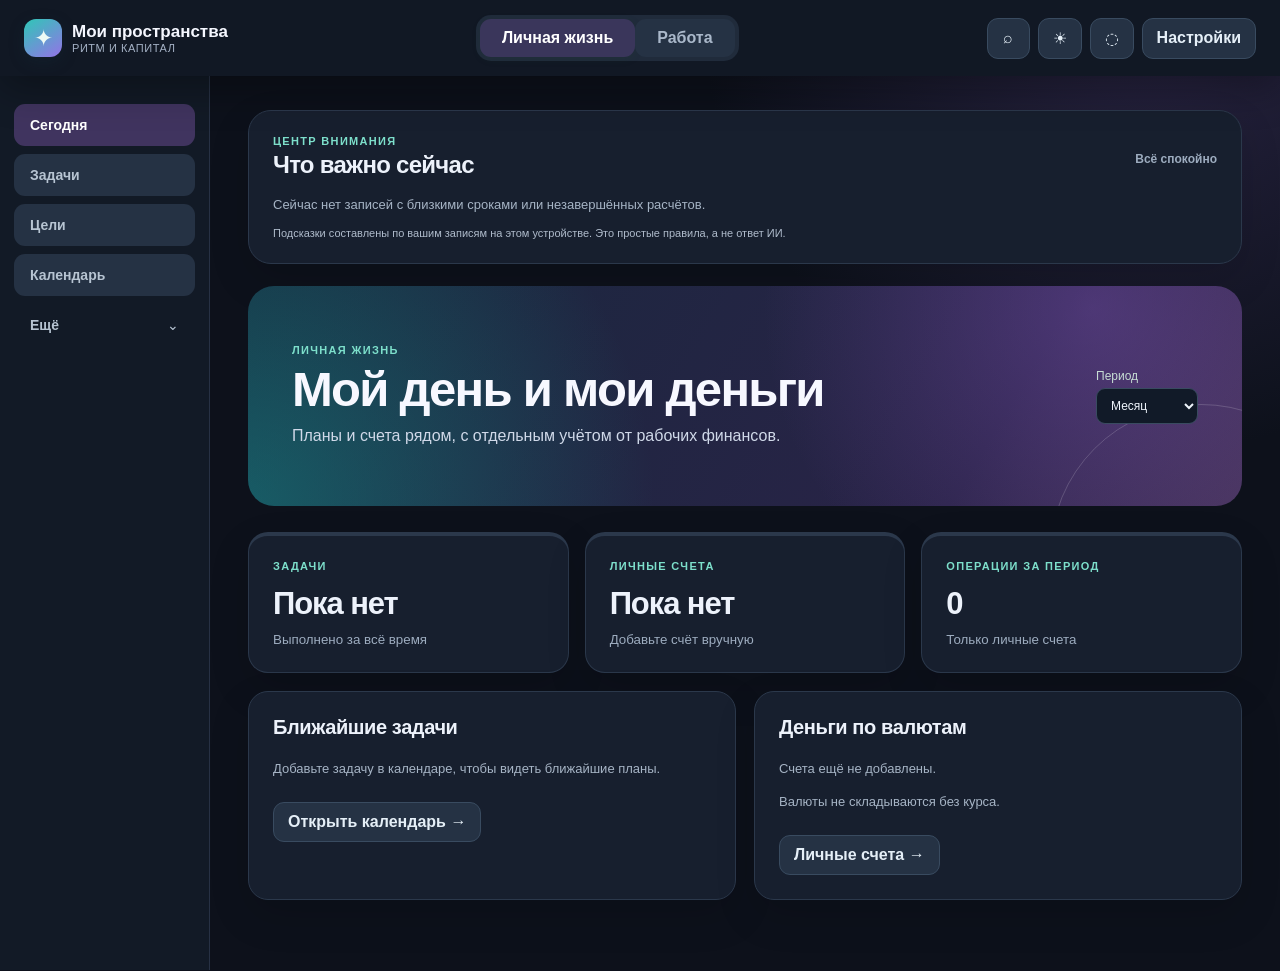
<file: index.html>
<!doctype html>
<html lang="ru" data-theme="dark"><head><meta charset="utf-8"><meta name="viewport" content="width=device-width,initial-scale=1,viewport-fit=cover"><meta name="theme-color" content="#111824"><title>Мои пространства</title><script>try{const theme=localStorage.getItem('spaces-theme');if(theme==='light'||theme==='dark')document.documentElement.dataset.theme=theme}catch{}</script><link rel="stylesheet" href="style.css?v=studio6"><link rel="stylesheet" href="theme.css?v=studio6"></head><body><div id="app"></div><div id="live" class="sr-only" role="status" aria-live="polite"></div><script type="module" src="app.js?v=studio6"></script></body></html>
</file>
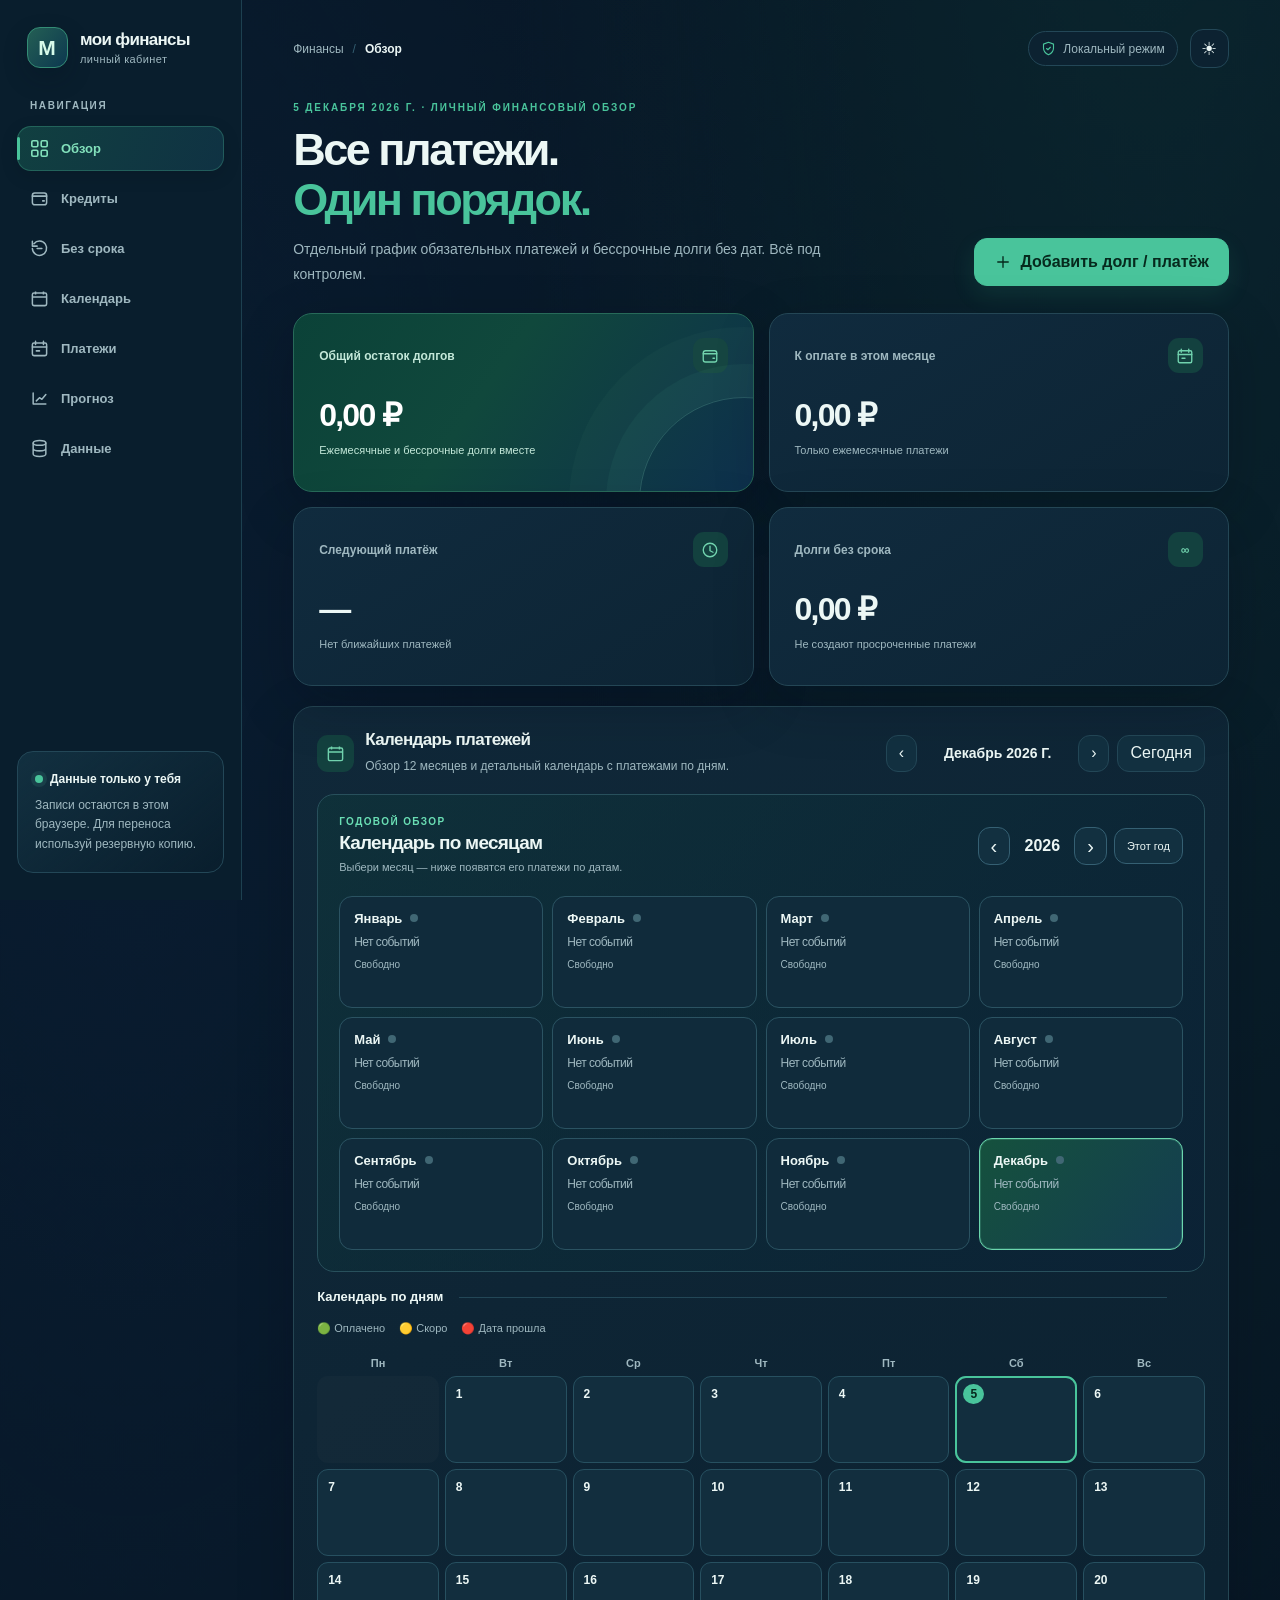
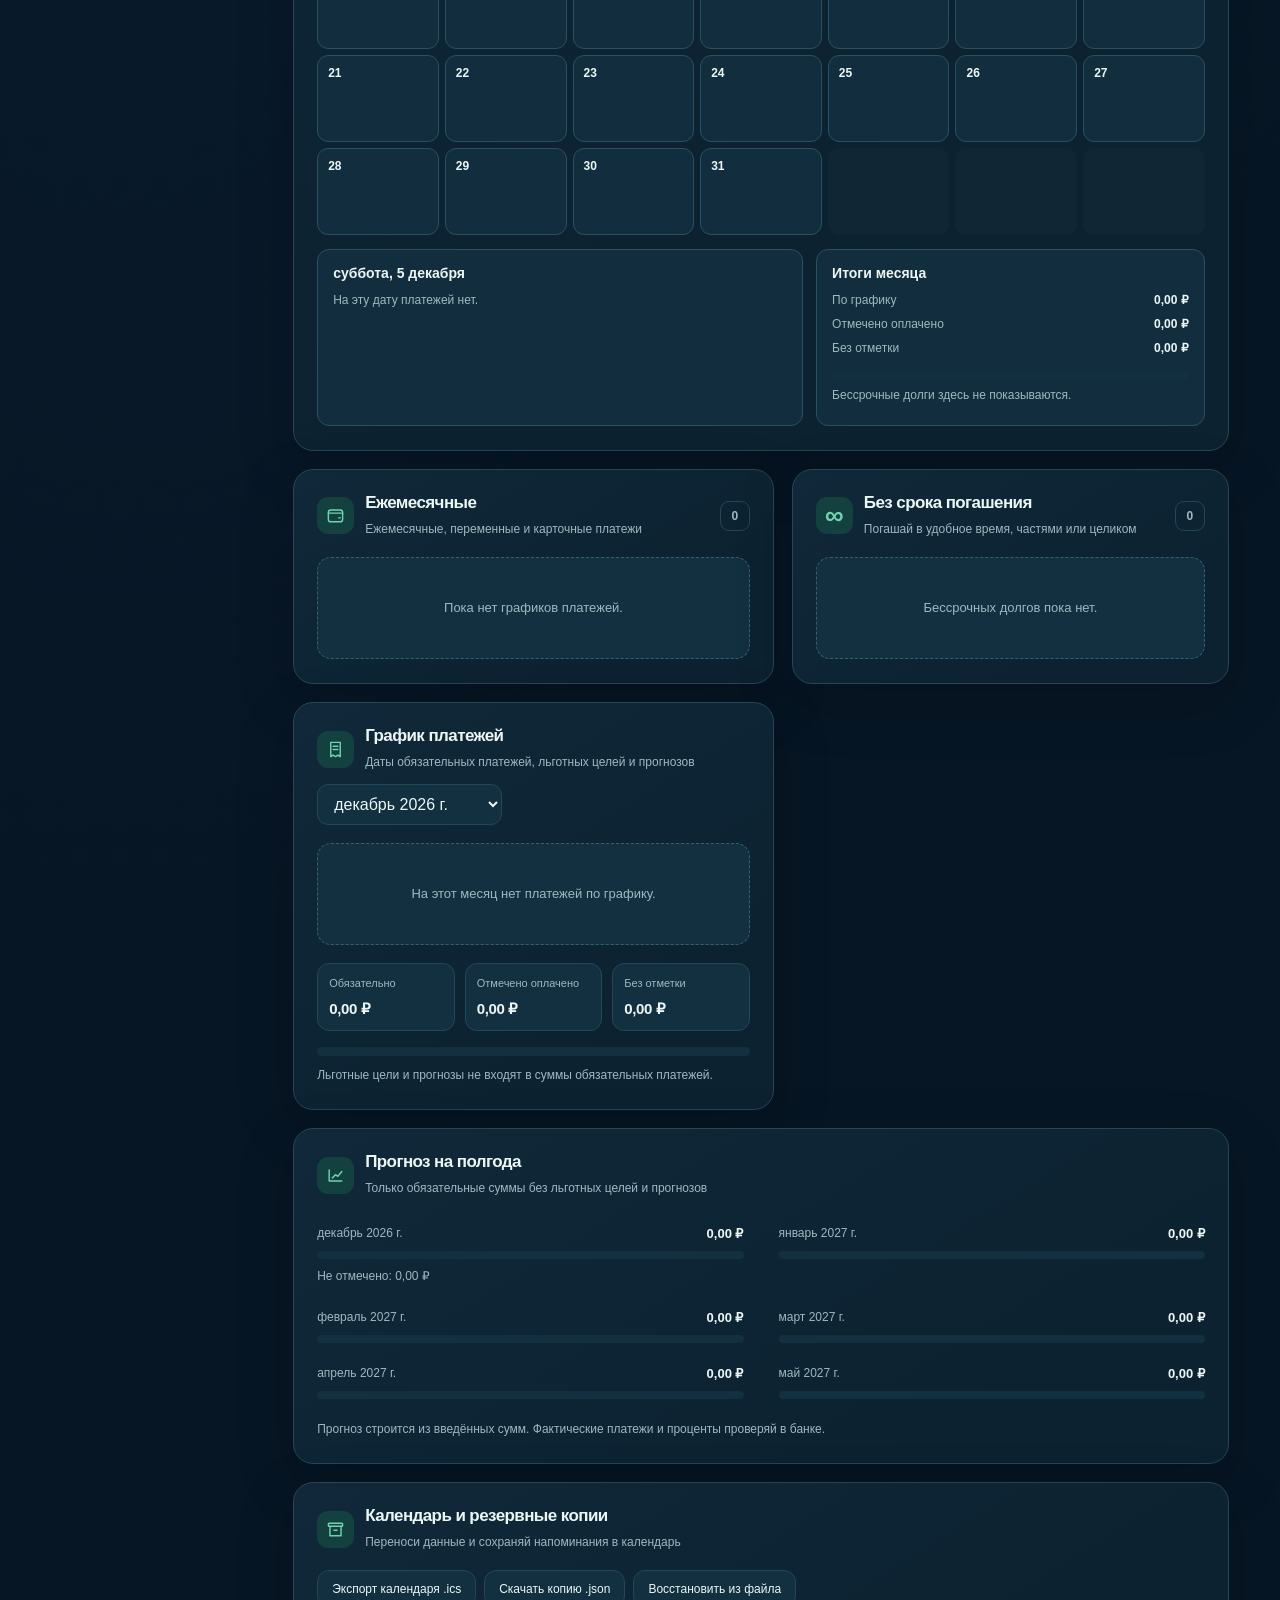
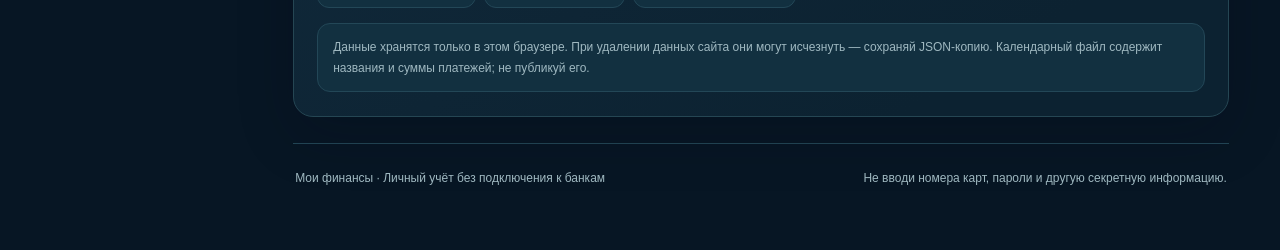
<file: moi-finansy/index.html>
<!doctype html><html lang="ru"><head><meta charset="utf-8"><meta name="viewport" content="width=device-width,initial-scale=1"><meta name="theme-color" content="#081725"><title>Мои финансы</title><style>

:root{
  --bg:#0b1015;--surface:#11191f;--surface-2:#162128;--surface-hover:#1b2a31;
  --line:#26333c;--line-bright:#344b55;--text:#f0f6f4;--muted:#91a5ae;
  --accent:#74e0ba;--accent-2:#37b88f;--accent-dark:#08271f;
  --gold:#ebc17c;--danger:#ff9a92;--warning:#f8c976;
  --shadow:0 18px 60px rgba(0,0,0,.13);
  font-family:Inter,-apple-system,BlinkMacSystemFont,"Segoe UI",sans-serif;
  color:var(--text);background:var(--bg);color-scheme:dark
}
:root[data-theme="light"]{
  --bg:#f4f7f5;--surface:#ffffff;--surface-2:#f0f6f3;--surface-hover:#e8f1ec;
  --line:#dce6e1;--line-bright:#c3d9d0;--text:#132a29;--muted:#627b76;
  --accent:#117b5d;--accent-2:#139572;--accent-dark:#e3f5ed;
  --gold:#a9732a;--danger:#b33a31;--warning:#9d6916;
  --shadow:0 16px 35px rgba(35,65,54,.055);color-scheme:light
}
*,*::before,*::after{box-sizing:border-box}
html{scroll-behavior:smooth;scroll-padding-top:28px}
body{margin:0;min-height:100vh;background:radial-gradient(circle at 80% -30%,rgba(81,154,131,.1),transparent 40%),var(--bg)}
button,input,select{font:inherit}
button{cursor:pointer;border:1px solid transparent;border-radius:12px;padding:11px 14px;background:var(--surface-2);color:var(--text);transition:background .2s,transform .2s,border .2s}
button:hover{background:var(--surface-hover);border-color:var(--line-bright)}
button:active{transform:translateY(1px)}
button:focus-visible,input:focus-visible,select:focus-visible,a:focus-visible{outline:2px solid var(--accent);outline-offset:3px}
button.primary{background:var(--accent);border-color:var(--accent);color:var(--accent-dark);font-weight:750}
:root[data-theme="light"] button.primary{color:#fff}
button.primary:hover{filter:brightness(1.07);background:var(--accent)}
button.danger{color:var(--danger)}
button.danger:hover{background:rgba(230,87,81,.08);border-color:rgba(230,87,81,.3)}
a{color:inherit;text-decoration:none}
a:hover{color:var(--accent)}
.shell{display:grid;grid-template-columns:242px minmax(0,1fr);min-height:100vh}
.sidebar{position:sticky;top:0;height:100vh;padding:27px 17px;display:flex;flex-direction:column;gap:32px;border-right:1px solid var(--line);background:rgba(17,25,31,.87)}
:root[data-theme="light"] .sidebar{background:#fff}
.brand{display:flex;align-items:center;gap:12px;padding:0 10px}
.brand-mark{height:41px;width:41px;flex:none;border-radius:13px;display:grid;place-items:center;background:linear-gradient(145deg,#bceccf,#399f84);color:#092a22;font-size:21px;font-weight:850;box-shadow:0 8px 24px rgba(55,184,143,.22);letter-spacing:-.1em;padding-right:3px}
.brand-title{display:block;font-size:17px;letter-spacing:-.04em;font-weight:800}
.brand-sub{display:block;color:var(--muted);font-size:11px;letter-spacing:.035em;margin-top:3px}
.nav{display:flex;flex-direction:column;gap:5px}
.nav-group-title{padding:0 13px 10px;font-size:10px;letter-spacing:.16em;text-transform:uppercase;font-weight:800;color:var(--muted)}
.nav a{min-height:45px;display:flex;align-items:center;gap:12px;padding:12px 13px;border-radius:12px;color:var(--muted);font-weight:600;font-size:13px;transition:.2s}
.nav a:hover{color:var(--text);background:var(--surface-hover)}
.nav a.active{color:var(--accent);background:rgba(116,224,186,.11)}
:root[data-theme="light"] .nav a.active{background:#e6f5ee}
.nav svg{width:19px;height:19px;flex:none;stroke-width:1.9}
.side-bottom{margin-top:auto;padding:17px;border:1px solid var(--line);border-radius:16px;background:linear-gradient(140deg,var(--surface-2),transparent)}
.side-bottom .status-dot{display:inline-block;width:8px;height:8px;border-radius:50%;background:var(--accent);box-shadow:0 0 0 4px rgba(116,224,186,.09);margin-right:7px}
.side-bottom strong{font-size:12px}
.side-bottom p{color:var(--muted);font-size:12px;line-height:1.65;margin:9px 0 0}
.content{min-width:0;width:100%;max-width:1480px;margin:0 auto;padding:29px clamp(20px,4vw,65px) 54px}
.topbar{display:flex;align-items:center;justify-content:space-between;gap:16px;margin-bottom:34px}
.breadcrumb{font-size:12px;color:var(--muted);display:flex;align-items:center;gap:9px}
.breadcrumb .sep{color:var(--line-bright)}.breadcrumb strong{color:var(--text);font-weight:650}
.top-actions{display:flex;align-items:center;gap:12px}
.tiny-badge{display:inline-flex;align-items:center;gap:7px;border:1px solid var(--line);border-radius:999px;padding:9px 12px;background:var(--surface);font-size:12px;color:var(--muted)}
.tiny-badge svg{width:15px;height:15px;color:var(--accent)}
#themeToggle{width:39px;height:39px;padding:0;display:grid;place-items:center;border:1px solid var(--line);background:var(--surface);border-radius:13px;font-size:18px}
.hero{display:flex;justify-content:space-between;align-items:flex-end;gap:24px;margin-bottom:27px}
.eyebrow{font-size:10px;letter-spacing:.19em;text-transform:uppercase;color:var(--accent);font-weight:850;margin-bottom:12px}
h1,h2,h3,p{margin-top:0}
h1{font-size:clamp(29px,3.8vw,45px);letter-spacing:-.055em;line-height:1.1;margin-bottom:13px;font-weight:780}
h1 span{color:var(--accent)}
.hero-description{margin:0;color:var(--muted);font-size:14px;line-height:1.75;max-width:590px}
#add{display:inline-flex;align-items:center;gap:8px;white-space:nowrap;padding:14px 19px;border-radius:13px;box-shadow:0 9px 25px rgba(64,207,153,.11)}
#add svg{width:18px;height:18px}
.cards{display:grid;grid-template-columns:1.24fr 1fr 1fr;gap:15px;margin-bottom:20px}
.card{position:relative;overflow:hidden;min-height:179px;padding:24px 25px;border:1px solid var(--line);border-radius:19px;background:var(--surface);box-shadow:var(--shadow)}
.card.main-card{background:linear-gradient(132deg,#123e36 4%,#175247 62%,#27745d 120%);border-color:#276a58;color:#fff}
.card.main-card::after{position:absolute;content:"";height:210px;width:210px;right:-96px;bottom:-116px;border:1px solid rgba(178,247,209,.25);border-radius:50%;box-shadow:0 0 0 33px rgba(132,227,187,.05),0 0 0 70px rgba(132,227,187,.035)}
.metric-head{display:flex;align-items:center;justify-content:space-between;gap:8px;font-size:12px;color:var(--muted);font-weight:650}
.main-card .metric-head{color:#c3e8d9}
.metric-icon{height:35px;width:35px;border-radius:11px;display:grid;place-items:center;background:var(--surface-2);color:var(--accent)}
.metric-icon svg{width:18px;height:18px;stroke-width:1.8}
.main-card .metric-icon{background:rgba(215,250,232,.12);color:#c5f4df}
.card strong{position:relative;z-index:1;display:block;margin-top:24px;font-size:clamp(21px,2.5vw,32px);letter-spacing:-.055em;line-height:1.13;overflow-wrap:anywhere;font-weight:750}
.card .metric-caption{display:block;margin-top:11px;font-size:11px;color:var(--muted);min-height:16px}
.main-card .metric-caption{color:#c3e8d9}
.dashboard-grid{display:grid;grid-template-columns:1.1fr 1fr;gap:18px;align-items:start}
.panel{min-width:0;background:var(--surface);border:1px solid var(--line);border-radius:20px;padding:23px 23px 24px;box-shadow:var(--shadow)}
.panel[hidden]{display:none}
#alertsPanel{grid-column:1/-1;border-color:rgba(244,192,114,.27);background:linear-gradient(120deg,rgba(249,189,89,.055),var(--surface) 55%)}
.panel-head{display:flex;align-items:center;justify-content:space-between;gap:12px;margin-bottom:18px;flex-wrap:wrap}
.panel-heading{display:flex;align-items:center;gap:11px}
.section-icon{display:grid;place-items:center;width:37px;height:37px;flex:none;border-radius:11px;background:var(--surface-2);color:var(--accent)}
.section-icon svg{width:19px;height:19px}
h2{font-size:17px;font-weight:750;letter-spacing:-.035em;margin:0}
.panel-sub{color:var(--muted);font-size:12px;line-height:1.6;margin:7px 0 0}
.count-bubble{font-size:12px;font-weight:750;min-width:30px;text-align:center;padding:7px 10px;border:1px solid var(--line);border-radius:9px;color:var(--muted)}
#alertsPanel .section-icon{color:var(--warning);background:rgba(248,201,118,.1)}
#credits,#schedule{gap:10px}
.stack{display:grid;gap:10px}
.item{border:1px solid var(--line);border-radius:14px;padding:15px 16px;background:var(--surface-2);display:flex;align-items:center;justify-content:space-between;gap:14px;transition:border .2s,background .2s}
.item:hover{border-color:var(--line-bright)}
.item strong{font-size:13px;line-height:1.4;overflow-wrap:anywhere}
.item p{font-size:12px;line-height:1.65;margin:5px 0 0;color:var(--muted)}
.item .actions{display:flex;gap:6px;flex-wrap:wrap;justify-content:flex-end}
.item button{background:var(--surface);font-size:12px;padding:9px 11px;border:1px solid var(--line);white-space:nowrap}
.item button.primary{background:var(--accent);border-color:var(--accent);color:var(--accent-dark)}
:root[data-theme="light"] .item button.primary{color:#fff}
.empty{color:var(--muted);text-align:center;padding:39px 15px;border:1px dashed var(--line-bright);border-radius:14px;background:var(--surface-2);font-size:13px;line-height:1.7}
select{background:var(--surface-2);color:var(--text);border:1px solid var(--line);border-radius:11px;padding:10px 12px;max-width:100%;min-width:185px;outline:0}
input{background:var(--surface-2);color:var(--text);border:1px solid var(--line-bright);border-radius:11px;padding:12px 13px;width:100%}
input::placeholder{color:var(--muted)}
.progress{height:9px;background:var(--surface-2);border-radius:99px;overflow:hidden;margin-top:16px}
.progress>div{height:100%;background:linear-gradient(90deg,var(--accent-2),var(--accent));border-radius:99px;transition:width .3s}
.note{color:var(--muted);font-size:12px;line-height:1.7}
#monthStats .stat-grid{display:grid;grid-template-columns:repeat(3,minmax(0,1fr));gap:10px}
#monthStats .stat-cell{border:1px solid var(--line);border-radius:12px;background:var(--surface-2);padding:12px 11px;display:flex;flex-direction:column;gap:8px}
#monthStats .stat-cell span{font-size:11px;color:var(--muted);line-height:1.4}
#monthStats .stat-cell strong{font-size:15px;font-weight:750;letter-spacing:-.025em;overflow-wrap:anywhere}
#monthStats p{margin:9px 0 0}
.alert-line{padding:13px 0;border-top:1px solid var(--line);display:flex;align-items:center;justify-content:space-between;gap:12px}
.alert-line:first-child{border-top:0}
.alert-line strong{font-size:13px;overflow-wrap:anywhere}
.alert-line p{margin:5px 0 0}
.state-past{font-size:11px;color:var(--danger);margin-top:6px}
.state-soon{font-size:11px;color:var(--warning);margin-top:6px}
#forecastPanel,#backupPanel{grid-column:1/-1}
#forecast{display:grid;grid-template-columns:repeat(2,minmax(0,1fr));gap:3px 35px}
.forecast-line{padding:10px 0}
.forecast-head{display:flex;justify-content:space-between;gap:12px;font-size:12px;color:var(--muted)}
.forecast-head strong{color:var(--text);white-space:nowrap;font-size:13px}
.forecast-track{height:8px;border-radius:99px;background:var(--surface-2);margin-top:10px;overflow:hidden}
.forecast-track>div{background:linear-gradient(90deg,#279d7c,var(--accent));height:100%;border-radius:99px}
.forecast-line .note{margin-top:7px}
.toolbar{display:flex;gap:8px;flex-wrap:wrap}
.toolbar button{border:1px solid var(--line);font-size:12px}
.data-footer{background:var(--surface-2);border:1px solid var(--line);border-radius:13px;padding:13px 15px;margin-top:15px}
.data-footer .note{margin:0}
.footer{padding:24px 2px 8px;display:flex;justify-content:space-between;gap:15px;flex-wrap:wrap;border-top:1px solid var(--line);margin-top:26px}
.footer p{margin:0}
dialog{background:var(--surface);color:var(--text);border:1px solid var(--line-bright);border-radius:21px;padding:27px;width:min(94vw,500px);max-height:92vh;overflow-y:auto;box-shadow:0 32px 100px #0007}
dialog::backdrop{background:rgba(0,0,0,.72);backdrop-filter:blur(5px)}
form{display:grid;gap:14px}
form h2{font-size:21px;margin:0 0 8px}
label{display:grid;gap:7px;color:var(--muted);font-size:12px;font-weight:650}
form menu{display:flex;justify-content:flex-end;gap:8px;padding:0;margin:10px 0 0}
form .note{margin:0}
.sr{position:absolute;width:1px;height:1px;padding:0;overflow:hidden;clip:rect(0,0,0,0);white-space:nowrap;border:0}
@media(max-width:1180px){.shell{grid-template-columns:210px minmax(0,1fr)}.sidebar{padding:24px 12px}.cards{grid-template-columns:repeat(3,minmax(0,1fr))}.card{padding:21px 18px}.content{padding:27px 26px 48px}#monthStats .stat-grid{grid-template-columns:1fr}.stat-cell{min-width:0}}
@media(max-width:900px){
 .shell{display:block}.sidebar{position:relative;height:auto;padding:16px 20px 0;border-right:0;border-bottom:1px solid var(--line);gap:15px}
 .brand{padding:0}.nav{flex-direction:row;gap:5px;overflow:auto;scrollbar-width:none;padding:0 0 10px}
 .nav::-webkit-scrollbar{display:none}.nav a{white-space:nowrap;padding:9px 12px;min-height:38px;font-size:12px}
 .nav-group-title,.side-bottom{display:none}.content{padding:24px 21px 48px}
}
@media(max-width:660px){
 .content{padding:18px 15px 40px}.topbar{margin-bottom:27px}.top-actions{gap:7px}
 .tiny-badge{font-size:10px;padding:8px 10px}.breadcrumb{font-size:11px}
 .hero{align-items:flex-start;flex-direction:column;gap:19px;margin-bottom:22px}
 h1{font-size:33px}.hero-description{font-size:13px}
 #add{width:100%;justify-content:center}
 .cards{grid-template-columns:1fr;gap:10px;margin-bottom:12px}
 .card{min-height:132px;padding:20px}.card strong{margin-top:14px;font-size:29px}.card .metric-caption{margin-top:7px}
 .dashboard-grid{grid-template-columns:1fr;gap:12px}.panel{padding:18px 16px}
 .panel-head{align-items:flex-start}.panel-sub{font-size:11px}
 #forecast{grid-template-columns:1fr}.item{flex-direction:column;align-items:flex-start;gap:11px}
 .item .actions{justify-content:flex-start;width:100%}.item button{flex:0 1 auto}
 #monthStats .stat-grid{grid-template-columns:1fr}.toolbar{width:100%}.toolbar button{flex:1 1 130px}
 .footer{font-size:11px}.sidebar{padding:14px 15px 0}
}
@media(prefers-reduced-motion:reduce){html{scroll-behavior:auto}button,.item,.progress>div{transition:none}}


/* Separate monthly commitments and flexible debts */
.cards{grid-template-columns:1.18fr 1fr 1fr 1fr}
#openPanel .section-icon{font-size:26px;font-weight:650}
#openPanel .item{background:linear-gradient(120deg,rgba(116,224,186,.06),var(--surface-2))}
.debt-meta{display:flex;gap:8px;flex-wrap:wrap;margin-top:9px}
.debt-pill{display:inline-block;padding:5px 8px;font-size:10px;border:1px solid var(--line-bright);border-radius:999px;color:var(--muted)}
.debt-pill.open{color:var(--accent);background:rgba(116,224,186,.08)}
.manual-history{font-size:11px;line-height:1.6;color:var(--muted);padding-top:7px}
.manual-history button{padding:4px 7px;font-size:10px;margin-left:6px}
#monthlyFields{display:grid;gap:14px}
#monthlyFields[hidden]{display:none!important}
#repaymentDialog h2{margin-bottom:0}
@media(max-width:1300px){.cards{grid-template-columns:repeat(2,minmax(0,1fr))}}
@media(max-width:660px){.cards{grid-template-columns:1fr}}


.calendar-panel{grid-column:1/-1}.calendar-nav{display:flex;align-items:center;gap:8px;flex-wrap:wrap}.calendar-nav button{border:1px solid var(--line);padding:8px 12px;min-height:37px}.calendar-nav strong{min-width:145px;text-align:center;text-transform:capitalize;font-size:14px}.calendar-legend{color:var(--muted);font-size:11px;margin-bottom:14px}
.calendar-weekdays,.calendar-cells{display:grid;grid-template-columns:repeat(7,minmax(0,1fr));gap:6px}.calendar-weekdays span{padding:7px;text-align:center;color:var(--muted);font-size:11px;font-weight:700}
.cal-blank,.cal-date{min-width:0;min-height:87px;border-radius:11px}.cal-blank{background:rgba(128,128,128,.035)}.cal-date{border:1px solid var(--line);background:var(--surface-2);padding:10px;display:flex;flex-direction:column;align-items:flex-start;gap:5px;text-align:left;overflow:hidden}.cal-date:hover{border-color:var(--accent)}.cal-date.selected{outline:2px solid var(--accent);outline-offset:-2px}.cal-date.today .day-num{background:var(--accent);color:var(--accent-dark);border-radius:50%;padding:3px 7px;margin:-3px}.day-num{font-weight:750;font-size:12px}.day-price{font-weight:700;font-size:11px;overflow-wrap:anywhere}.day-dot{width:8px;height:8px;border-radius:50%;background:var(--accent);margin-top:auto}.cal-date.soon .day-dot{background:var(--warning)}.cal-date.late .day-dot{background:var(--danger)}
.calendar-under{display:grid;grid-template-columns:1.25fr 1fr;gap:13px;margin-top:14px}.calendar-detail{border-radius:12px;padding:15px;border:1px solid var(--line);background:var(--surface-2)}.calendar-detail h3{font-size:14px;margin:0 0 12px}.calendar-detail p{font-size:12px;color:var(--muted);margin:8px 0}.calendar-entry{display:flex;align-items:center;justify-content:space-between;gap:10px;border-top:1px solid var(--line);padding:10px 0}.calendar-entry strong{font-size:13px}.calendar-entry button{font-size:11px;white-space:nowrap;padding:8px 10px}.calendar-sum{display:flex;justify-content:space-between;gap:10px;margin:10px 0;font-size:12px}.calendar-sum span{color:var(--muted)}
@media(max-width:660px){.calendar-nav{width:100%;justify-content:space-between}.calendar-weekdays,.calendar-cells{gap:3px}.calendar-weekdays span{padding:5px 0;font-size:10px}.cal-blank,.cal-date{min-height:57px;border-radius:7px}.cal-date{padding:6px 2px;align-items:center;gap:4px}.day-num{font-size:11px}.day-price{font-size:8px;text-align:center}.day-dot{width:6px;height:6px;margin-top:1px}.calendar-under{grid-template-columns:1fr}.calendar-entry{align-items:flex-start}.calendar-detail{padding:12px}}

/* v1.5 — midnight navy and deep forest */
:root{--bg:#071624;--surface:#0c2231;--surface-2:#123040;--surface-hover:#173f4e;--line:#234757;--line-bright:#356073;--text:#ecf7f5;--muted:#9fb8c0;--accent:#49c49b;--accent-2:#216e56;--accent-dark:#06291d;--shadow:0 18px 55px rgba(0,8,22,.22)}
:root[data-theme=light]{--bg:#edf3f5;--surface:#fff;--surface-2:#f0f6f6;--surface-hover:#e6f0ef;--line:#d3e1e2;--line-bright:#b7d4d4;--text:#0f2a38;--muted:#5b7780;--accent:#0c7458;--accent-2:#15604b;--accent-dark:#e7f6ef;--shadow:0 12px 38px rgba(9,49,68,.06)}
body{background:radial-gradient(ellipse at 90% -8%,rgba(19,84,75,.25),transparent 40%),radial-gradient(ellipse at 10% 20%,rgba(17,53,98,.2),transparent 48%),var(--bg)}
.sidebar{background:#091e2d;border-right:1px solid #1d4050}
:root[data-theme=light] .sidebar{background:#fff;border-color:var(--line)}
.brand-mark{background:linear-gradient(130deg,#245f54,#0c3850);color:#d7fbea;border:1px solid #348d75;box-shadow:0 10px 25px rgba(5,17,30,.23)}
.nav a.active{background:linear-gradient(100deg,rgba(21,96,75,.4),rgba(17,62,85,.27));color:#82e0bb}
:root[data-theme=light] .nav a.active{background:#ddf3e8;color:#0b664d}
.card{background:linear-gradient(148deg,#102b3e,#0d2434);border-color:#244655}
.card.main-card{background:linear-gradient(125deg,#0b4238,#10483c 42%,#0e304d 100%);border-color:#276a59}
.card.main-card::after{border-color:rgba(152,238,203,.2);box-shadow:0 0 0 33px rgba(116,218,169,.046),0 0 0 70px rgba(116,218,169,.03)}
:root[data-theme=light] .card{background:#fff;border-color:var(--line)}
.card .metric-icon,.section-icon{background:#13413f;border-color:#23544e;color:#71d3ae}
:root[data-theme=light] .card .metric-icon,:root[data-theme=light] .section-icon{background:#e5f4ed;border-color:#c2e5d7;color:#0c7458}
.panel{background:linear-gradient(148deg,#102839,var(--surface) 75%);border-color:#254653}
:root[data-theme=light] .panel{background:#fff;border-color:var(--line)}
.item,.cal-date,.calendar-detail{background:#122e3e;border-color:#275060}
:root[data-theme=light] .item,:root[data-theme=light] .cal-date,:root[data-theme=light] .calendar-detail{background:var(--surface-2);border-color:var(--line)}
.forecast-track>div,.progress>div{background:linear-gradient(90deg,#145647,#49c49b)}
.year-panel{background:linear-gradient(130deg,rgba(13,64,60,.36),rgba(11,34,54,.82));padding:21px;border:1px solid #28505c;border-radius:17px;margin-bottom:17px}
:root[data-theme=light] .year-panel{background:#f1f8f7;border-color:var(--line)}
.year-heading{display:flex;justify-content:space-between;align-items:center;gap:16px;margin-bottom:19px}
.year-label{display:block;letter-spacing:.14em;font-weight:800;font-size:10px;color:#6adeb4;margin-bottom:5px}
:root[data-theme=light] .year-label{color:#148064}
.year-heading h3{font-size:19px;font-weight:750;letter-spacing:-.04em;margin:0 0 5px}
.year-heading p{font-size:11px;color:var(--muted);margin:0;line-height:1.6}
.year-controls{display:flex;align-items:center;gap:7px}
.year-controls button{border:1px solid var(--line-bright);background:var(--surface-2);padding:8px 12px;min-height:36px}
.year-controls button:not(#yearNow){font-size:20px;line-height:1}
.year-controls #yearNow{font-size:11px}
.year-controls strong{min-width:50px;text-align:center;font-size:16px}
.year-tiles{display:grid;grid-template-columns:repeat(4,minmax(0,1fr));gap:9px}
.year-tile{display:flex;flex-direction:column;gap:9px;min-width:0;min-height:112px;padding:14px;border:1px solid #2b5362;border-radius:13px;background:#102b3b;text-align:left}
.year-tile:hover{background:#194451;border-color:#50b998}
.year-tile.selected{border-color:#6bd7ae;background:linear-gradient(130deg,#15513d,#143d51);box-shadow:inset 0 0 0 1px rgba(107,215,174,.22)}
:root[data-theme=light] .year-tile{background:#fff;border-color:var(--line)}
:root[data-theme=light] .year-tile:hover{background:#ebf7f3;border-color:#40a88a}
:root[data-theme=light] .year-tile.selected{background:#e0f4eb;border-color:#0b8968}
.year-tile-head{display:flex;justify-content:space-between;gap:8px;align-items:center}
.year-tile-name{text-transform:capitalize;font-size:13px;font-weight:750}
.year-dot{width:8px;height:8px;border-radius:50%;background:#406774;flex:none}
.year-tile.with-data .year-dot{background:#4cc89e}
.year-tile.overdue .year-dot{background:var(--danger)}
.year-amount{font-size:18px;font-weight:800;letter-spacing:-.045em;overflow-wrap:anywhere}
.year-tile.no-data .year-amount{font-size:12px;color:var(--muted);font-weight:500}
.year-tile-bottom{display:flex;gap:5px;justify-content:space-between;color:var(--muted);font-size:10px;line-height:1.3}
.year-progress{height:4px;background:#254657;border-radius:9px;overflow:hidden}
.year-progress>span{display:block;height:100%;border-radius:9px;background:linear-gradient(90deg,#1a7b5d,#54d8ab)}
:root[data-theme=light] .year-progress{background:#d8e8e6}
.month-divider{font-size:13px;font-weight:750;margin:17px 0}
.month-divider:after{content:"";display:inline-block;height:1px;background:var(--line);vertical-align:middle;width:calc(100% - 180px);margin-left:16px}
@media(max-width:1180px){.year-tiles{grid-template-columns:repeat(3,minmax(0,1fr))}}
@media(max-width:900px){.sidebar{background:var(--surface)}.year-tiles{grid-template-columns:repeat(4,minmax(0,1fr))}}
@media(max-width:660px){.year-panel{padding:13px}.year-heading{align-items:flex-start;flex-direction:column;gap:12px}.year-heading h3{font-size:17px}.year-tiles{grid-template-columns:repeat(2,minmax(0,1fr));gap:7px}.year-tile{min-height:104px;padding:11px;gap:7px}.year-tile-name{font-size:12px}.year-amount{font-size:17px}.year-tile-bottom{font-size:9px}}


#scheduleFields{display:grid;gap:12px;background:var(--surface-2);border:1px solid var(--line);border-radius:12px;padding:14px}
#scheduleFields[hidden],#statementFields[hidden],#kindLabel[hidden]{display:none!important}
.event-controls{display:grid;grid-template-columns:1fr 1fr;gap:9px}
.event-kind{grid-column:1/-1}#eventList{display:grid;gap:7px;max-height:180px;overflow:auto}
.event-item{display:flex;justify-content:space-between;align-items:center;gap:12px;padding:9px;border:1px solid var(--line);border-radius:9px;font-size:11px}
.event-item button{padding:5px 9px;font-size:11px}.kind-name{font-size:11px;color:var(--muted);margin-top:6px}
.debt-chip{display:inline-block;font-size:10px;color:var(--accent);border:1px solid var(--line-bright);padding:4px 7px;margin:5px 0;border-radius:12px}
@media(max-width:660px){.event-controls{grid-template-columns:1fr}.event-kind{grid-column:auto}}

/* Persistent navigation and section transitions */
.sidebar{z-index:20;overflow-y:auto;overscroll-behavior:contain}
.nav a{position:relative;transition:color .22s ease,background .22s ease,box-shadow .22s ease,transform .22s ease}
.nav a::before{content:"";position:absolute;left:0;top:25%;height:50%;width:3px;border-radius:4px;background:var(--accent);opacity:0;transform:scaleY(.4);transition:opacity .22s ease,transform .22s ease}
.nav a.active::before{opacity:1;transform:scaleY(1)}
.nav a.active{box-shadow:inset 0 0 0 1px rgba(73,196,155,.18)}
.nav a:hover svg,.nav a.active svg{transform:scale(1.08)}
.nav svg{transition:transform .22s ease}
[id$="Panel"],#overview{scroll-margin-top:24px}
.panel.nav-arrival{animation:section-arrival .7s ease-out}
@keyframes section-arrival{0%{box-shadow:0 0 0 2px rgba(73,196,155,.55),0 12px 38px rgba(73,196,155,.18)}100%{box-shadow:var(--shadow)}}
@media(max-width:900px){
 .sidebar{position:fixed;inset:auto 0 0;height:auto;padding:6px 8px calc(6px + env(safe-area-inset-bottom));display:block;border:0;border-top:1px solid var(--line);background:rgba(9,30,45,.96);box-shadow:0 -8px 30px rgba(0,8,22,.2);backdrop-filter:blur(16px)}
 :root[data-theme=light] .sidebar{background:rgba(255,255,255,.96)}
 .sidebar .brand,.side-bottom,.nav-group-title{display:none}
 .nav{display:flex;flex-direction:row;gap:2px;padding:0;overflow-x:auto;overscroll-behavior-x:contain;scrollbar-width:thin}
 .nav::-webkit-scrollbar{display:block;height:2px}.nav::-webkit-scrollbar-thumb{background:var(--line-bright);border-radius:2px}
 .nav a{flex:1 0 56px;min-width:56px;min-height:54px;padding:6px 3px;display:flex;flex-direction:column;justify-content:center;gap:4px;text-align:center;font-size:10px;line-height:1.15;white-space:nowrap;border-radius:10px}
 .nav a::before{left:25%;top:0;height:3px;width:50%;transform:scaleX(.4)}
 .nav a.active::before{transform:scaleX(1)}
 .nav svg{width:18px;height:18px}
 .content{padding-bottom:calc(88px + env(safe-area-inset-bottom))}
}
@media(prefers-reduced-motion:reduce){
 html{scroll-behavior:auto}
 .nav a,.nav a::before,.nav svg{transition:none}
 .panel.nav-arrival{animation:none}
}

/* The active surface moves between links like a soft drop. The ordinary
   active background remains as a fallback if scripting is unavailable. */
.nav{position:relative;isolation:isolate}
.nav a{z-index:1}
.nav-indicator{position:absolute;top:0;left:0;z-index:0;pointer-events:none;opacity:0;
  width:0;height:0;transform:translate(0,0);transition:transform .55s cubic-bezier(.22,1,.36,1),width .55s cubic-bezier(.22,1,.36,1),height .55s cubic-bezier(.22,1,.36,1),opacity .15s}
.nav-indicator::after{content:"";position:absolute;inset:0;border-radius:14px;
  background:linear-gradient(110deg,rgba(33,134,105,.32),rgba(22,72,91,.48));
  box-shadow:inset 0 0 0 1px rgba(91,220,173,.24),0 5px 18px rgba(0,0,0,.12)}
.nav-indicator::before{content:"";position:absolute;z-index:1;left:0;top:25%;height:50%;width:3px;border-radius:4px;background:var(--accent)}
:root[data-theme=light] .nav-indicator::after{background:linear-gradient(110deg,#d2f2e3,#e6f5ee);box-shadow:inset 0 0 0 1px rgba(12,116,88,.19),0 5px 18px rgba(12,116,88,.08)}
.nav.has-indicator a.active,.nav.has-indicator a.active:hover{background:transparent;box-shadow:none}
.nav.has-indicator a.active::before{opacity:0}
.nav-indicator.ready{opacity:1}
.nav-indicator.moving::after{animation:drop-vertical .55s cubic-bezier(.22,1,.36,1)}
@keyframes drop-vertical{0%,100%{transform:scale(1);border-radius:14px}35%{transform:scale(.96,1.16);border-radius:22px}70%{transform:scale(1.02,.96)}}
@keyframes drop-horizontal{0%,100%{transform:scale(1);border-radius:10px}35%{transform:scale(1.14,.93);border-radius:20px}70%{transform:scale(.97,1.04)}}
@media(max-width:900px){
 .nav-indicator::before{left:25%;top:0;width:50%;height:3px}
 .nav-indicator::after{border-radius:10px}
 .nav-indicator.moving::after{animation-name:drop-horizontal}
}
@media(prefers-reduced-motion:reduce){.nav-indicator{transition:none}.nav-indicator.moving::after{animation:none}}


</style></head><body>
<div class="shell">
<aside class="sidebar" aria-label="Навигация">
 <a href="#overview" class="brand" aria-label="Мои финансы — на главную">
  <div class="brand-mark" aria-hidden="true">M</div>
  <div><span class="brand-title">мои финансы</span><span class="brand-sub">личный кабинет</span></div>
 </a>
 <nav class="nav" aria-label="Разделы сайта">
  <div class="nav-group-title">Навигация</div>
  <a class="active" href="#overview"><svg viewBox="0 0 24 24" width="20" height="20" stroke-width="1.8" aria-hidden="true" fill="none" stroke="currentColor" stroke-linecap="round" stroke-linejoin="round"><rect x="3" y="3" width="7" height="7" rx="1.5"/><rect x="14" y="3" width="7" height="7" rx="1.5"/><rect x="3" y="14" width="7" height="7" rx="1.5"/><rect x="14" y="14" width="7" height="7" rx="1.5"/></svg><span>Обзор</span></a>
  <a href="#creditsPanel"><svg viewBox="0 0 24 24" width="20" height="20" stroke-width="1.8" aria-hidden="true" fill="none" stroke="currentColor" stroke-linecap="round" stroke-linejoin="round"><rect x="3" y="5" width="18" height="15" rx="3"/><path d="M3 9h18M16 15h2"/></svg><span>Кредиты</span></a>
  <a href="#openPanel"><svg viewBox="0 0 24 24" width="20" height="20" stroke-width="1.8" aria-hidden="true" fill="none" stroke="currentColor" stroke-linecap="round" stroke-linejoin="round"><path d="M3 12a9 9 0 1 0 2-6M3 3v6h6"/><path d="M9 12h6"/></svg><span>Без срока</span></a>
  <a href="#calendarPanel"><svg viewBox="0 0 24 24" width="20" height="20" stroke="currentColor" fill="none" stroke-width="1.8" aria-hidden="true"><rect x="3" y="5" width="18" height="16" rx="2"/><path d="M7 3v4M17 3v4M3 10h18"/></svg><span>Календарь</span></a>
  <a href="#paymentsPanel"><svg viewBox="0 0 24 24" width="20" height="20" stroke-width="1.8" aria-hidden="true" fill="none" stroke="currentColor" stroke-linecap="round" stroke-linejoin="round"><rect x="3" y="5" width="18" height="16" rx="2"/><path d="M7 3v4M17 3v4M3 10h18M8 15h4"/></svg><span>Платежи</span></a>
  <a href="#forecastPanel"><svg viewBox="0 0 24 24" width="20" height="20" stroke-width="1.8" aria-hidden="true" fill="none" stroke="currentColor" stroke-linecap="round" stroke-linejoin="round"><path d="M4 19V5M4 19h16M8 15l4-4 3 2 5-6"/></svg><span>Прогноз</span></a>
  <a href="#backupPanel"><svg viewBox="0 0 24 24" width="20" height="20" stroke-width="1.8" aria-hidden="true" fill="none" stroke="currentColor" stroke-linecap="round" stroke-linejoin="round"><ellipse cx="12" cy="5" rx="8" ry="3"/><path d="M4 5v14c0 1.7 3.6 3 8 3s8-1.3 8-3V5M4 12c0 1.7 3.6 3 8 3s8-1.3 8-3"/></svg><span>Данные</span></a>
 </nav>
 <div class="side-bottom"><div><span class="status-dot"></span><strong>Данные только у тебя</strong></div><p>Записи остаются в этом браузере. Для переноса используй резервную копию.</p></div>
</aside>
<main class="content" id="overview">
 <div class="topbar">
  <div class="breadcrumb"><span>Финансы</span><span class="sep">/</span><strong>Обзор</strong></div>
  <div class="top-actions"><span class="tiny-badge"><svg viewBox="0 0 24 24" width="20" height="20" stroke-width="1.8" aria-hidden="true" fill="none" stroke="currentColor" stroke-linecap="round" stroke-linejoin="round"><path d="M12 22s8-4 8-11V5l-8-3-8 3v6c0 7 8 11 8 11Z"/><path d="m9 12 2 2 4-4"/></svg><span>Локальный режим</span></span><button id="themeToggle" title="Переключить тему" aria-label="Переключить цветовую тему">☀</button></div>
 </div>
 <header class="hero">
  <div><div class="eyebrow" id="todayText">Личный финансовый обзор</div><h1>Все платежи.<br><span>Один порядок.</span></h1><p class="hero-description">Отдельный график обязательных платежей и бессрочные долги без дат. Всё под контролем.</p></div>
  <button class="primary" id="add"><svg viewBox="0 0 24 24" width="20" height="20" stroke-width="1.8" aria-hidden="true" fill="none" stroke="currentColor" stroke-linecap="round" stroke-linejoin="round"><path d="M12 5v14M5 12h14"/></svg> Добавить долг / платёж</button>
 </header>
 <section class="cards" aria-label="Главные показатели">
  <div class="card main-card"><div class="metric-head"><span>Общий остаток долгов</span><span class="metric-icon"><svg viewBox="0 0 24 24" width="20" height="20" stroke-width="1.8" aria-hidden="true" fill="none" stroke="currentColor" stroke-linecap="round" stroke-linejoin="round"><rect x="3" y="5" width="18" height="15" rx="3"/><path d="M3 9h18M16 15h2"/></svg></span></div><strong id="total">0 ₽</strong><span class="metric-caption">Ежемесячные и бессрочные долги вместе</span></div>
  <div class="card"><div class="metric-head"><span>К оплате в этом месяце</span><span class="metric-icon"><svg viewBox="0 0 24 24" width="20" height="20" stroke-width="1.8" aria-hidden="true" fill="none" stroke="currentColor" stroke-linecap="round" stroke-linejoin="round"><rect x="3" y="5" width="18" height="16" rx="2"/><path d="M7 3v4M17 3v4M3 10h18M8 15h4"/></svg></span></div><strong id="monthly">0 ₽</strong><span class="metric-caption">Только ежемесячные платежи</span></div>
  <div class="card"><div class="metric-head"><span>Следующий платёж</span><span class="metric-icon"><svg viewBox="0 0 24 24" width="20" height="20" stroke-width="1.8" aria-hidden="true" fill="none" stroke="currentColor" stroke-linecap="round" stroke-linejoin="round"><circle cx="12" cy="12" r="9"/><path d="M12 7v6l4 2"/></svg></span></div><strong id="next">—</strong><span class="metric-caption" id="nextLabel">Только платежи по графику</span></div>
  <div class="card"><div class="metric-head"><span>Долги без срока</span><span class="metric-icon">∞</span></div><strong id="openTotal">0 ₽</strong><span class="metric-caption">Не создают просроченные платежи</span></div>
 </section>
 <div class="dashboard-grid">
<section class="panel calendar-panel" id="calendarPanel">
<div class="panel-head"><div class="panel-heading"><span class="section-icon"><svg viewBox="0 0 24 24" width="20" height="20" stroke="currentColor" fill="none" stroke-width="1.8" aria-hidden="true"><rect x="3" y="5" width="18" height="16" rx="2"/><path d="M7 3v4M17 3v4M3 10h18"/></svg></span><div><h2>Календарь платежей</h2><p class="panel-sub">Обзор 12 месяцев и детальный календарь с платежами по дням.</p></div></div>
<div class="calendar-nav"><button id="calBack" aria-label="Предыдущий месяц">‹</button><strong id="calMonth"></strong><button id="calForward" aria-label="Следующий месяц">›</button><button id="calNow">Сегодня</button></div></div>
<div class="year-panel">
<div class="year-heading"><div><span class="year-label">ГОДОВОЙ ОБЗОР</span><h3>Календарь по месяцам</h3><p>Выбери месяц — ниже появятся его платежи по датам.</p></div>
<div class="year-controls"><button type="button" id="yearBack" aria-label="Предыдущий год">‹</button><strong id="yearLabel" aria-live="polite"></strong><button type="button" id="yearForward" aria-label="Следующий год">›</button><button type="button" id="yearNow">Этот год</button></div></div>
<div class="year-tiles" id="yearTiles" aria-label="Месяцы года"></div>
</div><div class="month-divider"><span>Календарь по дням</span></div>
<div class="calendar-legend">🟢 Оплачено　 🟡 Скоро　 🔴 Дата прошла</div>
<div class="calendar-weekdays"><span>Пн</span><span>Вт</span><span>Ср</span><span>Чт</span><span>Пт</span><span>Сб</span><span>Вс</span></div>
<div id="calCells" class="calendar-cells"></div>
<div class="calendar-under"><div id="calDayDetails" class="calendar-detail"></div><div id="calMonthStats" class="calendar-detail"></div></div></section>
  <section class="panel" id="alertsPanel" hidden><div class="panel-head"><div class="panel-heading"><span class="section-icon"><svg viewBox="0 0 24 24" width="20" height="20" stroke-width="1.8" aria-hidden="true" fill="none" stroke="currentColor" stroke-linecap="round" stroke-linejoin="round"><path d="M10.3 3.5 2.2 17.6a2 2 0 0 0 1.7 3h16.2a2 2 0 0 0 1.7-3L13.7 3.5a2 2 0 0 0-3.4 0Z"/><path d="M12 9v4M12 17h.01"/></svg></span><div><h2>Требуют внимания</h2><p class="panel-sub">Сроки ближайших платежей и даты без отметки об оплате</p></div></div></div><div id="alerts"></div><p class="note" style="margin:12px 0 0">Статусы основаны на твоих отметках, а не на информации банков.</p></section>
  <section class="panel" id="creditsPanel"><div class="panel-head"><div class="panel-heading"><span class="section-icon"><svg viewBox="0 0 24 24" width="20" height="20" stroke-width="1.8" aria-hidden="true" fill="none" stroke="currentColor" stroke-linecap="round" stroke-linejoin="round"><rect x="3" y="5" width="18" height="15" rx="3"/><path d="M3 9h18M16 15h2"/></svg></span><div><h2>Ежемесячные</h2><p class="panel-sub">Ежемесячные, переменные и карточные платежи</p></div></div><span class="count-bubble" id="count">0</span></div><div class="stack" id="credits"></div></section>
  <section class="panel" id="openPanel"><div class="panel-head"><div class="panel-heading"><span class="section-icon" aria-hidden="true">∞</span><div><h2>Без срока погашения</h2><p class="panel-sub">Погашай в удобное время, частями или целиком</p></div></div><span class="count-bubble" id="openCount">0</span></div><div class="stack" id="openCredits"></div></section>
  <section class="panel" id="paymentsPanel"><div class="panel-head"><div class="panel-heading"><span class="section-icon"><svg viewBox="0 0 24 24" width="20" height="20" stroke-width="1.8" aria-hidden="true" fill="none" stroke="currentColor" stroke-linecap="round" stroke-linejoin="round"><path d="M6 3h12v18l-3-2-3 2-3-2-3 2V3Z"/><path d="M9 8h6M9 12h6"/></svg></span><div><h2>График платежей</h2><p class="panel-sub">Даты обязательных платежей, льготных целей и прогнозов</p></div></div><select id="month" aria-label="Выберите месяц"></select></div><div class="stack" id="schedule"></div><div id="monthStats" style="margin-top:18px"></div></section>
  <section class="panel" id="forecastPanel"><div class="panel-head"><div class="panel-heading"><span class="section-icon"><svg viewBox="0 0 24 24" width="20" height="20" stroke-width="1.8" aria-hidden="true" fill="none" stroke="currentColor" stroke-linecap="round" stroke-linejoin="round"><path d="M4 19V5M4 19h16M8 15l4-4 3 2 5-6"/></svg></span><div><h2>Прогноз на полгода</h2><p class="panel-sub">Только обязательные суммы без льготных целей и прогнозов</p></div></div></div><div id="forecast"></div><p class="note" style="margin:10px 0 0">Прогноз строится из введённых сумм. Фактические платежи и проценты проверяй в банке.</p></section>
  <section class="panel" id="backupPanel"><div class="panel-head"><div class="panel-heading"><span class="section-icon"><svg viewBox="0 0 24 24" width="20" height="20" stroke-width="1.8" aria-hidden="true" fill="none" stroke="currentColor" stroke-linecap="round" stroke-linejoin="round"><rect x="3" y="4" width="18" height="4" rx="1"/><path d="M5 8v12h14V8M10 13h4"/></svg></span><div><h2>Календарь и резервные копии</h2><p class="panel-sub">Переноси данные и сохраняй напоминания в календарь</p></div></div></div><div class="toolbar"><button id="calendarExport" title="Скачать календарь с напоминаниями за 3 дня и за 1 день">Экспорт календаря .ics</button><button id="export">Скачать копию .json</button><button id="import">Восстановить из файла</button><input class="sr" type="file" accept="application/json,.json" id="file"></div><div class="data-footer"><p class="note">Данные хранятся только в этом браузере. При удалении данных сайта они могут исчезнуть — сохраняй JSON-копию. Календарный файл содержит названия и суммы платежей; не публикуй его.</p></div></section>
 </div>
 <footer class="footer"><p class="note">Мои финансы · Личный учёт без подключения к банкам</p><p class="note">Не вводи номера карт, пароли и другую секретную информацию.</p></footer>
</main></div>

<dialog id="editor"><form id="creditForm">
<h2 id="formTitle">Добавить обязательство</h2>
<input type="hidden" name="id">
<label>Тип обязательства<select name="type" id="debtType"><option value="monthly">Ежемесячный платёж</option><option value="open">Бессрочный долг</option><option value="custom">Индивидуальный график</option><option value="card">Кредитная карта</option></select></label>
<label>Название<input name="name" maxlength="80" required placeholder="Например, кредит или долг человеку"></label>
<label>Остаток долга, ₽<input name="balance" type="number" min="0" max="100000000000" step="0.01" required></label>
<div id="monthlyFields">
<label>Обязательный платёж в месяц, ₽<input name="payment" type="number" min="0.01" max="100000000000" step="0.01" required></label>
<label>День платежа (1–31)<input name="day" type="number" min="1" max="31" required></label>
<label>Первый платёж (необязательно)<input name="start" type="date"></label><label>Дата последнего платежа (необязательно)<input name="end" type="date"></label>
</div>
<div id="scheduleFields" hidden><p class="note">Добавь даты и суммы по отдельности. Для карт «льготная цель» и «прогноз» не считаются обязательным ежемесячным платежом.</p><div class="event-controls"><label>Дата<input type="date" id="eventDate"></label><label>Сумма, ₽<input type="number" id="eventAmount" min="0.01" step="0.01"></label><label id="kindLabel" class="event-kind">Вид платежа<select id="eventKind"><option value="payment">Обязательный</option><option value="grace">Цель для льготного периода</option><option value="estimate">Прогноз (не подтверждён)</option></select></label></div><button id="eventAdd" type="button">Добавить дату</button><div id="eventList"></div><label id="statementFields" hidden>Следующая выписка (не срок платежа)<input id="statementDate" type="date"></label></div><p class="note" id="creditHint">Ежемесячные платежи появляются в графике. Отметка «Оплачено» не меняет остаток кредита: корректируй его по данным банка.</p>
<menu><button type="button" id="cancel">Отмена</button><button class="primary" type="submit">Сохранить</button></menu></form></dialog>
<dialog id="repaymentDialog"><form id="repaymentForm">
<h2 id="repaymentTitle">Погасить долг</h2><input type="hidden" name="creditId">
<p class="note" id="repaymentBalance"></p>
<label>Сумма погашения, ₽<input name="amount" type="number" min="0.01" step="0.01" required></label>
<label>Дата погашения<input name="date" type="date" required></label>
<p class="note">Операция уменьшит остаток долга и появится в истории. Она не создаёт банковский перевод.</p>
<menu><button type="button" id="repaymentCancel">Отмена</button><button class="primary" type="submit">Записать платёж</button></menu>
</form></dialog>
<script>
(function app(){
 "use strict";
 const KEY="mao-finance-v1";
 const $=id=>document.getElementById(id);
 const money=n=>new Intl.NumberFormat("ru-RU",{style:"currency",currency:"RUB",maximumFractionDigits:2}).format(n);
 const node=(tag,txt,cls)=>{const el=document.createElement(tag);if(txt!==undefined)el.textContent=txt;if(cls)el.className=cls;return el};
 const btn=(txt,fn,cls)=>{const b=node("button",txt,cls);b.type="button";b.addEventListener("click",fn);return b};
 const today=()=>new Date();
 const monthKey=(y,m)=>`${y}-${String(m+1).padStart(2,"0")}`;
 const localDate=d=>`${d.getFullYear()}-${String(d.getMonth()+1).padStart(2,"0")}-${String(d.getDate()).padStart(2,"0")}`;
 const validDate=s=>typeof s==="string"&&/^\d{4}-\d{2}-\d{2}$/.test(s)&&!Number.isNaN(new Date(s+"T12:00:00").getTime())&&localDate(new Date(s+"T12:00:00"))===s;
 const round=n=>Math.round((n+Number.EPSILON)*100)/100;
 const isMonthly=c=>c.type!=="open";
 const isOpen=c=>c.type==="open";
 function validate(raw){
 if(!raw||!Array.isArray(raw.credits)||raw.credits.length>1000||!raw.paid||typeof raw.paid!=="object"||Array.isArray(raw.paid))throw Error("Некорректная резервная копия");
 const ids=new Set();
 const credits=raw.credits.map(c=>{
  if(!c||typeof c.id!=="string"||!/^[-\w]{1,80}$/.test(c.id)||ids.has(c.id)||typeof c.name!=="string"||!c.name.trim()||c.name.length>80||!Number.isFinite(c.balance)||c.balance<0||c.balance>1e11)throw Error("Некорректные данные долга");
  ids.add(c.id);const type=c.type??"monthly";
  if(!["monthly","open","custom","card"].includes(type))throw Error("Неизвестный тип долга");
  const base={id:c.id,name:c.name.trim(),type,balance:c.balance,payment:0,day:0,end:""};
  if(type==="monthly"){
   if(!Number.isFinite(c.payment)||c.payment<=0||c.payment>1e11||!Number.isInteger(c.day)||c.day<1||c.day>31||c.start&&!validDate(c.start)||c.end&&!validDate(c.end)||c.start&&c.end&&c.start>c.end)throw Error("Некорректный ежемесячный платёж");
   return {...base,payment:c.payment,day:c.day,start:c.start||"",end:c.end||""};
  }
  if(type==="open")return base;
  const arr=c.schedule??[];if(!Array.isArray(arr)||arr.length>500||(type==="custom"&&!arr.length))throw Error("Некорректный график дат");
  const used=new Set();
  const schedule=arr.map(e=>{
   const kind=e?.kind??"payment";
   if(!validDate(e?.date)||!Number.isFinite(e?.amount)||e.amount<=0||e.amount>1e11||!["payment","grace","estimate"].includes(kind)||(type==="custom"&&kind!=="payment"))throw Error("Некорректная дата/сумма/тип");
   const k=e.date+":"+kind;if(used.has(k))throw Error("Повтор события за "+e.date);used.add(k);
   return {date:e.date,amount:e.amount,kind};
  }).sort((a,b)=>a.date.localeCompare(b.date)||a.kind.localeCompare(b.kind));
  if(c.statementDate&&!validDate(c.statementDate))throw Error("Некорректная дата выписки");
  return {...base,schedule,statementDate:type==="card"?(c.statementDate||""):""};
 });
 const paid={};
 for(const [k,v] of Object.entries(raw.paid)){
  if(typeof v!=="boolean"||!/^[-\w]{1,80}:(?:\d{4}-\d{2}|\d{4}-\d{2}-\d{2}:(?:payment|grace))$/.test(k))throw Error("Некорректная отметка оплаты");
  if(ids.has(k.split(":")[0]))paid[k]=v;
 }
 const entries=raw.repayments??[];if(!Array.isArray(entries)||entries.length>20000)throw Error("Некорректная история");
 const rids=new Set(),repayments=entries.map(p=>{
  if(!p||typeof p.id!=="string"||!/^[-\w]{1,80}$/.test(p.id)||rids.has(p.id)||!ids.has(p.creditId)||!Number.isFinite(p.amount)||p.amount<=0||p.amount>1e11||!validDate(p.date))throw Error("Некорректная история погашений");
  rids.add(p.id);return {id:p.id,creditId:p.creditId,amount:p.amount,date:p.date};
 });
 return {credits,paid,repayments};
}
 let data;
 let storageError=false;
 try {
   const stored=localStorage.getItem(KEY);
   data=stored?validate(JSON.parse(stored)):{credits:[],paid:{},repayments:[]};
 } catch(err) {
   storageError=true;
   data={credits:[],paid:{},repayments:[]};
   console.error("Ошибка чтения хранилища",err);
   setTimeout(()=>alert("Не удалось прочитать сохранённые данные. Чтобы не повредить старые записи, сохранение отключено.\nПричина: "+err.message),0);
 }
 function save(){
   if(storageError){
     alert("Сохранение заблокировано: старые данные не удалось прочитать. Не перезаписывай их без резервной копии.");
     return false;
   }
   let serialized;
   try {
     serialized=JSON.stringify(data);
     localStorage.setItem(KEY,serialized);
     if(localStorage.getItem(KEY)!==serialized)throw Error("Браузер не подтвердил запись в хранилище");
   } catch(err) {
     console.error("Ошибка локального хранения",err);
     alert("Не удалось записать данные в браузер: "+err.message+"\nОткрой сайт в обычном Safari или Chrome, не в режиме инкогнито, и разреши хранение данных сайтов.");
     return false;
   }
   try {
     render();
   } catch(err) {
     console.error("Ошибка обновления интерфейса после сохранения",err);
     alert("Данные УЖЕ СОХРАНЕНЫ в браузере, но при обновлении экрана возникла ошибка: "+err.message+"\nПопробуй обновить страницу. Повторно импортировать файл не нужно.");
   }
   return true;
 }
 const due=(c,y,m)=>new Date(y,m,Math.min(c.day,new Date(y,m+1,0).getDate()));
 const isActive=(c,d)=>c.type==="monthly"&&c.balance>0&&(!c.start||localDate(d)>=c.start)&&(!c.end||localDate(d)<=c.end);
 const paidKey=(c,y,m)=>c.id+":"+monthKey(y,m);
 const kindText=k=>k==="grace"?"Цель льготного периода":k==="estimate"?"Предварительный прогноз":"Обязательный платёж";
 const monthRows=(y,m)=>{
  const prefix=monthKey(y,m),rows=[];
  for(const c of data.credits){
   if(c.balance<=0)continue;
   if(c.type==="monthly"){
    const d=due(c,y,m);if(isActive(c,d))rows.push({c,d,amount:c.payment,key:paidKey(c,y,m),kind:"payment"});
   }else if(c.type==="custom"||c.type==="card"){
    for(const e of c.schedule||[])if(e.date.startsWith(prefix))rows.push({c,d:new Date(e.date+"T12:00:00"),amount:e.amount,kind:e.kind,key:c.id+":"+e.date+":"+e.kind});
   }
  }
  return rows.sort((a,b)=>a.d-b.d||a.c.name.localeCompare(b.c.name));
 };
 const obligated=r=>r.kind==="payment";
 const sumRequired=rows=>rows.filter(obligated).reduce((s,r)=>s+r.amount,0);
 const sumMarked=rows=>sumRequired(rows.filter(r=>data.paid[r.key]));
  const dayDiff=(a,b)=>Math.round((Date.UTC(a.getFullYear(),a.getMonth(),a.getDate())-Date.UTC(b.getFullYear(),b.getMonth(),b.getDate()))/86400000);
 const currentMonth=()=>{const d=today();return [d.getFullYear(),d.getMonth()]};
 const originalTypes=["monthly","open"];
 const modal=$("editor"),form=$("creditForm"),monthlyFields=$("monthlyFields");
 let draft=[];
 function drawDraft(){
  const root=$("eventList");root.replaceChildren();
  if(!draft.length){root.append(node("p","Нет дат в графике","note"));return}
  for(const [index,e] of draft.entries()){
   const line=node("div",undefined,"event-item");
   line.append(node("span",e.date+" · "+money(e.amount)+" · "+kindText(e.kind)));
   line.append(btn("Убрать",()=>{draft.splice(index,1);drawDraft()},"danger"));root.append(line);
  }
 }
 function syncType(){
  const type=form.elements.type.value;
  monthlyFields.hidden=type!=="monthly";
  $("scheduleFields").hidden=type!=="custom"&&type!=="card";
  $("statementFields").hidden=type!=="card";$("kindLabel").hidden=type!=="card";
  if(type==="custom")$("eventKind").value="payment";
  form.elements.payment.required=type==="monthly";form.elements.day.required=type==="monthly";
  $("creditHint").textContent=type==="open"?"Долг без обязательной даты. Погашение частями уменьшает остаток.":type==="card"?"Кредитная карта: цели по льготному периоду и прогнозы показываются отдельно от обязательных платежей.":type==="custom"?"Укажи каждую дату и сумму: они появятся в календаре без автоповторения.":"Одинаковый платёж каждый месяц. Отметка оплаты не меняет остаток.";
  drawDraft();
 }
 $("debtType").onchange=syncType;
 $("eventAdd").onclick=()=>{
  const date=$("eventDate").value,amount=Number($("eventAmount").value),kind=form.elements.type.value==="card"?$("eventKind").value:"payment";
  if(!validDate(date)||!Number.isFinite(amount)||amount<=0||amount>1e11){alert("Укажи дату и корректную сумму.");return}
  if(draft.some(e=>e.date===date&&e.kind===kind)){alert("Такое событие уже есть. Удали и добавь заново.");return}
  if(draft.length>=500){alert("Максимум 500 событий.");return}
  draft.push({date,amount,kind});draft.sort((a,b)=>a.date.localeCompare(b.date)||a.kind.localeCompare(b.kind));
  $("eventDate").value="";$("eventAmount").value="";drawDraft();
 };
 function edit(c){
  form.reset();form.elements.id.value=c?.id||"";
  form.elements.type.value=c?.type||"monthly";form.elements.name.value=c?.name||"";
  form.elements.balance.value=c?.balance??"";
  form.elements.payment.value=c?.type==="monthly"?c.payment:"";
  form.elements.day.value=c?.type==="monthly"?c.day:"";
  form.elements.start.value=c?.start||"";form.elements.end.value=c?.end||"";
  $("statementDate").value=c?.statementDate||"";
  draft=(c?.schedule||[]).map(e=>({...e}));
  $("formTitle").textContent=c?"Изменить обязательство":"Добавить обязательство";syncType();modal.showModal();
 }
 $("add").onclick=()=>edit(null);$("cancel").onclick=()=>modal.close();
 form.onsubmit=e=>{
  e.preventDefault();const f=e.currentTarget,id=f.elements.id.value||("c"+Date.now().toString(36)+Math.random().toString(36).slice(2,9)),type=f.elements.type.value;
  let c={id,type,name:f.elements.name.value.trim(),balance:Number(f.elements.balance.value)};
  if(type==="monthly")Object.assign(c,{payment:Number(f.elements.payment.value),day:Number(f.elements.day.value),start:f.elements.start.value,end:f.elements.end.value});
  if(type==="custom"||type==="card")Object.assign(c,{schedule:draft.map(e=>({...e})),statementDate:type==="card"?$("statementDate").value:""});
  try{c=validate({credits:[c],paid:{},repayments:[]}).credits[0]}catch(err){alert(err.message);return}
  const i=data.credits.findIndex(x=>x.id===id),old=JSON.stringify(data);
  if(i<0)data.credits.push(c);else data.credits[i]=c;
  if(save())modal.close();else data=JSON.parse(old);
 };
 function deleteCredit(c){
   if(!confirm(`Удалить «${c.name}» вместе со всеми отметками и историей погашений?`))return;
   const snapshot=JSON.stringify(data);
   data.credits=data.credits.filter(x=>x.id!==c.id);
   data.repayments=data.repayments.filter(x=>x.creditId!==c.id);
   for(const key of Object.keys(data.paid))if(key.startsWith(c.id+":"))delete data.paid[key];
   if(!save())data=JSON.parse(snapshot);
 }
 function pay(c){
   if(c.balance<=0)return;
   const f=$("repaymentForm");f.reset();
   f.elements.creditId.value=c.id;
   f.elements.date.value=localDate(today());
   f.elements.amount.max=c.balance;
   $("repaymentTitle").textContent="Погасить: "+c.name;
   $("repaymentBalance").textContent="Остаток до платежа: "+money(c.balance);
   $("repaymentDialog").showModal();
 }
 $("repaymentCancel").onclick=()=>$("repaymentDialog").close();
 $("repaymentForm").onsubmit=e=>{
   e.preventDefault();
   const f=e.currentTarget;
   const c=data.credits.find(x=>x.id===f.elements.creditId.value);
   const amount=round(Number(f.elements.amount.value)),date=f.elements.date.value;
   if(!c||!isOpen(c)||!Number.isFinite(amount)||amount<=0||amount>round(c.balance)||!validDate(date)){alert("Проверь сумму и дату погашения. Сумма не может быть больше остатка.");return}
   const snapshot=JSON.stringify(data);
   c.balance=round(c.balance-amount);
   data.repayments.push({id:"p"+Date.now().toString(36)+Math.random().toString(36).slice(2,9),creditId:c.id,amount,date});
   if(save())$("repaymentDialog").close();else data=JSON.parse(snapshot);
 };
 function undoRepayment(c,p){
   if(!confirm(`Отменить погашение ${money(p.amount)} от ${p.date}? Остаток долга увеличится.`))return;
   const snapshot=JSON.stringify(data);
   c.balance=round(c.balance+p.amount);
   data.repayments=data.repayments.filter(x=>x.id!==p.id);
   if(!save())data=JSON.parse(snapshot);
 }
 function showCredits(){
 const regular=$("credits"),openRoot=$("openCredits");regular.replaceChildren();openRoot.replaceChildren();
 const nonOpen=data.credits.filter(c=>c.type!=="open"),open=data.credits.filter(isOpen);
 $("count").textContent=String(nonOpen.length);$("openCount").textContent=String(open.length);
 if(!nonOpen.length)regular.append(node("div","Пока нет графиков платежей.","empty"));
 if(!open.length)openRoot.append(node("div","Бессрочных долгов пока нет.","empty"));
 for(const c of nonOpen){
  const item=node("div",undefined,"item"),left=node("div"),actions=node("div",undefined,"actions");
  left.append(node("strong",c.name),node("span",c.type==="monthly"?"Ежемесячно":c.type==="card"?"Кредитная карта":"Разные суммы","debt-chip"));
  let detail="Остаток: "+money(c.balance);
  detail+=c.type==="monthly"?" · "+money(c.payment)+"/мес · "+c.day+"-е число":" · "+(c.schedule?.length||0)+" событий";
  left.append(node("p",detail,"muted"));
  if(c.start||c.end)left.append(node("p","Период: "+(c.start||"не задан")+" — "+(c.end||"не задан"),"note"));
  if(c.statementDate)left.append(node("p","Следующая выписка: "+c.statementDate+" (не срок платежа)","note"));
  actions.append(btn("Изменить",()=>edit(c)),btn("Удалить",()=>deleteCredit(c),"danger"));
  item.append(left,actions);regular.append(item);
 }
 for(const c of open){
  const item=node("div",undefined,"item"),left=node("div"),actions=node("div",undefined,"actions");
  const line=node("div",undefined,"debt-meta");line.append(node("span",c.balance>0?"Без срока":"Погашен","debt-pill open"));
  left.append(node("strong",c.name),node("p","Остаток: "+money(c.balance),"muted"),line);
  const records=data.repayments.filter(p=>p.creditId===c.id).sort((a,b)=>b.date.localeCompare(a.date));
  if(records.length){
   const history=node("div",undefined,"manual-history");history.append(node("span",records.length+" погашений"));
   for(const p of records.slice(0,4)){const rr=node("div",p.date+" · −"+money(p.amount));rr.append(btn("Отменить",()=>undoRepayment(c,p)));history.append(rr)}
   left.append(history);
  }
  if(c.balance>0)actions.append(btn("Погасить часть",()=>pay(c),"primary"));
  actions.append(btn("Изменить",()=>edit(c)),btn("Удалить",()=>deleteCredit(c),"danger"));
  item.append(left,actions);openRoot.append(item);
 }
}
 function renderSchedule(){
 const [y,mon]=($("month").value||monthKey(...currentMonth())).split("-").map(Number),m=mon-1;
 const rows=monthRows(y,m),root=$("schedule");root.replaceChildren();
 if(!rows.length)root.append(node("div","На этот месяц нет платежей по графику.","empty"));
 for(const row of rows){
  const {c,d,key,kind,amount}=row,done=!!data.paid[key],item=node("div",undefined,"item"),left=node("div");
  left.append(node("strong",d.toLocaleDateString("ru-RU",{day:"numeric",month:"long"})+" · "+c.name),node("p",money(amount)+" · "+kindText(kind),"muted"));
  if(kind!=="estimate"&&!done){
   const days=dayDiff(d,today());
   if(days<=3)left.append(node("div",days<0?(kind==="grace"?"Дата льготной цели прошла":"Дата платежа прошла, не отмечено"):days===0?"Сегодня":"Через "+days+" дн.",days<0?"state-past":"state-soon"));
  }
  item.append(left);
  if(kind==="estimate")item.append(node("span","Ожидает подтверждения","kind-name"));
  else item.append(btn(done?(kind==="grace"?"✓ Цель выполнена":"✓ Оплачено"):(kind==="grace"?"Отметить цель":"Отметить оплату"),()=>{
   const old=data.paid[key];data.paid[key]=!old;if(!save())data.paid[key]=old;
  },done?"primary":""));
  root.append(item);
 }
 const planned=sumRequired(rows),settled=sumMarked(rows),stats=$("monthStats");stats.replaceChildren();
 const grid=node("div",undefined,"stat-grid");
 for(const [title,amount] of [["Обязательно",planned],["Отмечено оплачено",settled],["Без отметки",planned-settled]]){
  const cell=node("div",undefined,"stat-cell");cell.append(node("span",title),node("strong",money(amount)));grid.append(cell);
 }
 const progress=node("div",undefined,"progress"),bar=node("div");bar.style.width=(planned?Math.round(settled/planned*100):0)+"%";progress.append(bar);
 stats.append(grid,progress,node("p","Льготные цели и прогнозы не входят в суммы обязательных платежей.","note"));
}
 function renderAlerts(){
 const root=$("alerts");root.replaceChildren();const now=today(),arr=[];
 for(let offset=0;offset<=1;offset++){
  const dt=new Date(now.getFullYear(),now.getMonth()+offset,1);
  for(const row of monthRows(dt.getFullYear(),dt.getMonth())){
   const days=dayDiff(row.d,now);
   if(row.kind!=="estimate"&&!data.paid[row.key]&&days<=3&&(days>=0||offset===0))arr.push({...row,days});
  }
 }
 arr.sort((a,b)=>a.days-b.days);$("alertsPanel").hidden=!arr.length;
 for(const row of arr.slice(0,12)){
  const line=node("div",undefined,"alert-line"),left=node("div"),status=row.days<0?"Дата прошла, нет отметки":row.days===0?"Сегодня":"Через "+row.days+" дн.";
  left.append(node("strong",row.c.name),node("p",row.d.toLocaleDateString("ru-RU",{day:"numeric",month:"long"})+" · "+kindText(row.kind)+" · "+status,"note"));
  line.append(left,node("strong",money(row.amount),row.days<0?"state-past":""));root.append(line);
 }
}
 function renderForecast(){
 const root=$("forecast");root.replaceChildren();const now=today(),rows=[];
 for(let i=0;i<6;i++){
  const d=new Date(now.getFullYear(),now.getMonth()+i,1),all=monthRows(d.getFullYear(),d.getMonth());
  rows.push({d,planned:sumRequired(all),unmarked:sumRequired(all.filter(r=>!data.paid[r.key]))});
 }
 const max=Math.max(1,...rows.map(r=>r.planned));
 for(const r of rows){
  const line=node("div",undefined,"forecast-line"),header=node("div",undefined,"forecast-head");
  header.append(node("span",r.d.toLocaleDateString("ru-RU",{month:"long",year:"numeric"})),node("strong",money(r.planned)));
  const barBg=node("div",undefined,"forecast-track"),bar=node("div");bar.style.width=(r.planned/max*100)+"%";barBg.append(bar);line.append(header,barBg);
  if(r.d.getMonth()===now.getMonth()&&r.d.getFullYear()===now.getFullYear())line.append(node("div","Не отмечено: "+money(r.unmarked),"note"));
  root.append(line);
 }
}
 function render(){
 const now=today(),y=now.getFullYear(),m=now.getMonth(),thisMonth=monthRows(y,m);
 $("total").textContent=money(data.credits.reduce((s,c)=>s+c.balance,0));
 $("openTotal").textContent=money(data.credits.filter(isOpen).reduce((s,c)=>s+c.balance,0));
 $("monthly").textContent=money(sumRequired(thisMonth.filter(r=>!data.paid[r.key])));
 let upcoming=[];
 for(let i=0;i<24;i++){
  const d=new Date(y,m+i,1);
  const next=monthRows(d.getFullYear(),d.getMonth()).filter(r=>r.kind!=="estimate"&&!data.paid[r.key]&&(i>0||dayDiff(r.d,now)>=0));
  if(next.length){upcoming=next;break}
 }
 $("next").textContent=upcoming.length?upcoming[0].d.toLocaleDateString("ru-RU",{day:"numeric",month:"short"}):"—";
 $("nextLabel").textContent=upcoming.length?upcoming[0].c.name+(upcoming[0].kind==="grace"?" · льготная цель":""):"Нет ближайших платежей";
 showCredits();renderSchedule();renderAlerts();renderForecast();
}
 const select=$("month"),now=today();
 for(let i=-3;i<24;i++){
   const d=new Date(now.getFullYear(),now.getMonth()+i,1),option=node("option",d.toLocaleDateString("ru-RU",{month:"long",year:"numeric"}));
   option.value=monthKey(d.getFullYear(),d.getMonth());
   if(i===0)option.selected=true;
   select.append(option);
 }
 select.onchange=renderSchedule;
 function download(blob,filename){
   const url=URL.createObjectURL(blob),a=document.createElement("a");
   a.href=url;a.download=filename;document.body.append(a);a.click();a.remove();
   setTimeout(()=>URL.revokeObjectURL(url),2000);
 }
 $("export").onclick=()=>download(new Blob([JSON.stringify(data,null,2)],{type:"application/json"}),"moi-finansy-backup-"+localDate(today())+".json");
 $("import").onclick=()=>$("file").click();
 $("file").onchange=async e=>{
   const file=e.target.files?.[0];if(!file)return;
   try{
     if(file.size>2e6)throw Error("Файл слишком большой");
     const incoming=validate(JSON.parse(await file.text()));
     if(confirm("Импорт заменит все текущие записи, график и историю погашений. Если они тебе нужны, сначала сделай экспорт JSON. Продолжить?")){
       const old=data,wasLocked=storageError;
       data=incoming;storageError=false;
       if(save()){
         alert("Импорт завершён: "+incoming.credits.length+" обязательств. Данные сохранены только в этом браузере.");
       } else {
         data=old;storageError=wasLocked;
       }
     }
   }catch(err){alert("Не удалось импортировать: "+err.message)}
   e.target.value="";
 };
 const icsEscape=s=>String(s).replace(/\\/g,"\\\\").replace(/\n/g,"\\n").replace(/;/g,"\\;").replace(/,/g,"\\,");
 const calDate=d=>`${d.getFullYear()}${String(d.getMonth()+1).padStart(2,"0")}${String(d.getDate()).padStart(2,"0")}`;
 $("calendarExport").onclick=()=>{
 const now=today(),stamp=now.toISOString().replace(/[-:]/g,"").replace(/\.\d{3}/,"");
 const lines=["BEGIN:VCALENDAR","VERSION:2.0","PRODID:-//MoiFinances//RU","CALSCALE:GREGORIAN","X-WR-CALNAME:Мои финансы"];
 let count=0;
 for(let i=0;i<12;i++){
  const d=new Date(now.getFullYear(),now.getMonth()+i,1);
  for(const row of monthRows(d.getFullYear(),d.getMonth())){
   if(row.kind==="estimate"||data.paid[row.key]||dayDiff(row.d,now)<0)continue;
   const next=new Date(row.d.getFullYear(),row.d.getMonth(),row.d.getDate()+1);
   const title=(row.kind==="grace"?"Льготная цель: ":"Платёж: ")+row.c.name;
   lines.push("BEGIN:VEVENT","UID:"+row.key.replace(/[^a-zA-Z0-9-]/g,"-")+"@moi-finansy.local","DTSTAMP:"+stamp,"DTSTART;VALUE=DATE:"+calDate(row.d),"DTEND;VALUE=DATE:"+calDate(next),"SUMMARY:"+icsEscape(title),"DESCRIPTION:"+icsEscape(kindText(row.kind)+": "+money(row.amount)));
   for(const days of [3,1])lines.push("BEGIN:VALARM","ACTION:DISPLAY","TRIGGER:-P"+days+"D","DESCRIPTION:"+icsEscape(title),"END:VALARM");
   lines.push("END:VEVENT");count++;
  }
 }
 if(!count){alert("Нет событий для экспорта.");return}
 lines.push("END:VCALENDAR");download(new Blob([lines.join("\r\n")+"\r\n"],{type:"text/calendar;charset=utf-8"}),"moi-finansy-calendar.ics");
 alert("Экспортировано "+count+" событий. Файл содержит личные финансовые сведения, не публикуй его.");
};
;(function attachCalendar(){
 const first=today();let month=new Date(first.getFullYear(),first.getMonth(),1),selected=first.getDate();
 function draw(){
  const y=month.getFullYear(),m=month.getMonth(),now=today(),rows=monthRows(y,m),map=new Map();
  $("calMonth").textContent=month.toLocaleDateString("ru-RU",{month:"long",year:"numeric"});
  for(const item of rows){const d=item.d.getDate();if(!map.has(d))map.set(d,[]);map.get(d).push(item)}
  const grid=$("calCells");grid.replaceChildren();
  for(let i=0;i<(new Date(y,m,1).getDay()+6)%7;i++)grid.append(node("div",undefined,"cal-blank"));
  for(let day=1;day<=new Date(y,m+1,0).getDate();day++){
   const items=map.get(day)||[],active=items.filter(r=>r.kind!=="estimate"),pending=active.filter(r=>!data.paid[r.key]);
   const d=new Date(y,m,day),diff=dayDiff(d,now),amount=sumRequired(items),goal=items.filter(r=>r.kind==="grace").reduce((s,r)=>s+r.amount,0);
   const cell=node("button",undefined,"cal-date");cell.type="button";cell.setAttribute("aria-pressed",String(day===selected));
   cell.setAttribute("aria-label",d.toLocaleDateString("ru-RU",{day:"numeric",month:"long"})+" · "+items.length+" событий");
   if(day===selected)cell.classList.add("selected");
   if(day===now.getDate()&&m===now.getMonth()&&y===now.getFullYear())cell.classList.add("today");
   cell.append(node("span",String(day),"day-num"));
   if(items.length){
    if(pending.length)cell.classList.add(diff<0?"late":diff<=3?"soon":"future");else cell.classList.add("paid");
    cell.append(node("span",amount?money(amount):goal?"Цель "+money(goal):"Прогноз","day-price"),node("span",undefined,"day-dot"));
   }
   cell.onclick=()=>{selected=day;draw()};grid.append(cell);
  }
  while(grid.children.length%7)grid.append(node("div",undefined,"cal-blank"));
  const details=$("calDayDetails");details.replaceChildren();
  details.append(node("h3",new Date(y,m,selected).toLocaleDateString("ru-RU",{day:"numeric",month:"long",weekday:"long"})));
  const selectedItems=map.get(selected)||[];
  if(!selectedItems.length)details.append(node("p","На эту дату платежей нет."));
  for(const row of selectedItems){
   const {c,key,kind,amount}=row,done=!!data.paid[key],entry=node("div",undefined,"calendar-entry"),left=node("div");
   left.append(node("strong",c.name),node("p",money(amount)+" · "+kindText(kind)+(done?" · отмечено":"")));
   if(kind!=="estimate")entry.append(left,btn(done?"✓ Выполнено":kind==="grace"?"Отметить цель":"Отметить оплату",()=>{
    const old=data.paid[key];data.paid[key]=!old;if(!save())data.paid[key]=old;
   },done?"primary":""));
   else entry.append(left,node("span","Прогноз","kind-name"));
   details.append(entry);
  }
  const totals=$("calMonthStats");totals.replaceChildren();totals.append(node("h3","Итоги месяца"));
  const planned=sumRequired(rows),paid=sumMarked(rows);
  for(const [name,value] of [["По графику",planned],["Отмечено оплачено",paid],["Без отметки",planned-paid]]){
   const line=node("div",undefined,"calendar-sum");line.append(node("span",name),node("strong",money(value)));totals.append(line);
  }
  const progress=node("div",undefined,"progress"),bar=node("div");bar.style.width=(planned?Math.round(paid/planned*100):0)+"%";progress.append(bar);totals.append(progress);
  totals.append(node("p","Бессрочные долги здесь не показываются."));
  overviewYear=month.getFullYear();drawYear();
 }
 function change(n){
  month=new Date(month.getFullYear(),month.getMonth()+n,1);const d=today(),rows=monthRows(month.getFullYear(),month.getMonth());
  selected=d.getMonth()===month.getMonth()&&d.getFullYear()===month.getFullYear()?d.getDate():(rows[0]?.d.getDate()||1);
  draw();
 }
 $("calBack").onclick=()=>change(-1);$("calForward").onclick=()=>change(1);
 $("calNow").onclick=()=>{const d=today();month=new Date(d.getFullYear(),d.getMonth(),1);selected=d.getDate();draw()};

  let overviewYear=month.getFullYear();
  function drawYear(){
    $("yearLabel").textContent=String(overviewYear);
    const root=$("yearTiles");root.replaceChildren();
    const now=today();
    for(let m=0;m<12;m++){
      const rows=monthRows(overviewYear,m);
      const amount=sumRequired(rows);
      const paidRows=rows.filter(r=>obligated(r)&&data.paid[r.key]);
      const paid=paidRows.reduce((s,r)=>s+r.amount,0);
      const notMarked=amount-paid;
      const isOverdue=rows.some(r=>obligated(r)&&!data.paid[r.key]&&dayDiff(r.d,now)<0);
      const el=node("button",undefined,"year-tile");
      el.type="button";
      const active=month.getFullYear()===overviewYear&&month.getMonth()===m;
      if(active)el.classList.add("selected");
      if(rows.length)el.classList.add("with-data");else el.classList.add("no-data");
      if(isOverdue)el.classList.add("overdue");
      el.setAttribute("aria-pressed",String(active));
      const name=new Date(overviewYear,m,1).toLocaleDateString("ru-RU",{month:"long"});
      el.setAttribute("aria-label",name+" "+overviewYear+": "+(rows.length?rows.length+" платежей на "+money(amount):"нет платежей"));
      const head=node("span",undefined,"year-tile-head");
      head.append(node("span",name,"year-tile-name"),node("span",undefined,"year-dot"));
      const value=node("strong",rows.length?(amount?money(amount):"Без обязательных"):"Нет событий","year-amount");
      const bottom=node("span",undefined,"year-tile-bottom");
      bottom.append(node("span",rows.length?rows.length+" событий":"Свободно"),node("span",amount?"Осталось "+money(notMarked):""));
      const track=node("span",undefined,"year-progress"),fill=node("span");
      fill.style.width=(amount?Math.round(paid/amount*100):0)+"%";track.append(fill);
      el.append(head,value,bottom,track);
      el.onclick=()=>{
        month=new Date(overviewYear,m,1);
        const current=today(),monthly=monthRows(overviewYear,m);
        selected=current.getFullYear()===overviewYear&&current.getMonth()===m?current.getDate():(monthly[0]?.d.getDate()||1);
        draw();
        $("calMonth").scrollIntoView({behavior:matchMedia("(prefers-reduced-motion: reduce)").matches?"auto":"smooth",block:"center"});
      };
      root.append(el);
    }
  }
  $("yearBack").onclick=()=>{overviewYear--;drawYear()};
  $("yearForward").onclick=()=>{overviewYear++;drawYear()};
  $("yearNow").onclick=()=>{overviewYear=today().getFullYear();drawYear()};

 const original=render;
 render=function(){original();draw()};
})();
 render();
})();
</script>
<script>
(()=>{
 "use strict";
 const toggle=document.getElementById("themeToggle");
 const themeKey="mao-finance-theme";
 function setTheme(value){
   document.documentElement.dataset.theme=value;
   toggle.textContent=value==="light"?"☾":"☀";
   toggle.setAttribute("aria-label",value==="light"?"Включить тёмную тему":"Включить светлую тему");
 }
 let saved="dark";
 try{saved=localStorage.getItem(themeKey)==="light"?"light":"dark"}catch{}
 setTheme(saved);
 toggle.addEventListener("click",()=>{
   const next=document.documentElement.dataset.theme==="light"?"dark":"light";
   setTheme(next);
   try{localStorage.setItem(themeKey,next)}catch{}
 });
 document.getElementById("todayText").textContent=
   new Date().toLocaleDateString("ru-RU",{day:"numeric",month:"long",year:"numeric"})+" · Личный финансовый обзор";
 const nav=document.querySelector(".nav");
 const links=[...nav.querySelectorAll("a")];
 const sections=links.map(link=>({link,section:document.getElementById(link.hash.slice(1))})).filter(item=>item.section);
 const reduced=matchMedia("(prefers-reduced-motion: reduce)");
 const breadcrumb=document.querySelector(".breadcrumb strong");
 const indicator=document.createElement("span");
 indicator.className="nav-indicator";
 indicator.setAttribute("aria-hidden","true");
 nav.prepend(indicator);
 nav.classList.add("has-indicator");
 let active=links[0], indicatorLink=null, navigating=false, settleTimer, scrollFrame;
 function placeIndicator(link,animate=true){
   if(!link)return;
   // Link offsets are relative to the positioned nav, including its scrollable content.
   const changed=indicatorLink!==link;
   if(!animate)indicator.style.transition="none";
   indicator.style.width=link.offsetWidth+"px";
   indicator.style.height=link.offsetHeight+"px";
   indicator.style.transform=`translate(${link.offsetLeft}px, ${link.offsetTop}px)`;
   if(changed&&animate&&!reduced.matches){
     indicator.classList.remove("moving");
     void indicator.offsetWidth;
     indicator.classList.add("moving");
   }
   indicatorLink=link;
   indicator.classList.add("ready");
   if(!animate){void indicator.offsetWidth;indicator.style.transition=""}
 }
 window.addEventListener("resize",()=>placeIndicator(active,false),{passive:true});
 if(document.fonts&&document.fonts.ready)document.fonts.ready.then(()=>placeIndicator(active,false));
 function activate(link){
   if(!link)return;
   active=link;
   placeIndicator(link,indicatorLink!==null);
   links.forEach(item=>{
     const selected=item===link;
     item.classList.toggle("active",selected);
     if(selected)item.setAttribute("aria-current","location");else item.removeAttribute("aria-current");
   });
   breadcrumb.textContent=link.textContent.trim();
   if(matchMedia("(max-width: 900px)").matches){
     nav.scrollTo({left:link.offsetLeft-(nav.clientWidth-link.offsetWidth)/2,behavior:reduced.matches?"auto":"smooth"});
   }
 }
 function arrival(link){
   const section=document.getElementById(link.hash.slice(1));
   if(!section||reduced.matches)return;
   section.classList.remove("nav-arrival");
   void section.offsetWidth;
   section.classList.add("nav-arrival");
 }
 function updateFromScroll(){
   if(navigating)return;
   const threshold=Math.min(180,window.innerHeight*.25);
   const passed=sections.filter(item=>item.section.id!=="overview"&&item.section.getBoundingClientRect().top<=threshold)
     .sort((a,b)=>a.section.getBoundingClientRect().top-b.section.getBoundingClientRect().top);
   if(!passed.length){activate(links[0]);return}
   const top=passed[passed.length-1].section.getBoundingClientRect().top;
   const peers=passed.filter(item=>Math.abs(item.section.getBoundingClientRect().top-top)<8);
   const choice=peers.find(item=>item.link===active)||peers[0];
   activate(choice.link);
 }
 function finishNavigation(){
   navigating=false;
   arrival(active);
 }
 function beginNavigation(link){
   navigating=true;
   activate(link);
   clearTimeout(settleTimer);
   settleTimer=setTimeout(finishNavigation,reduced.matches?100:1100);
 }
 links.forEach(link=>link.addEventListener("click",()=>beginNavigation(link)));
 document.querySelector(".brand").addEventListener("click",()=>beginNavigation(links[0]));
 window.addEventListener("scroll",()=>{
   if(navigating){
     clearTimeout(settleTimer);
     settleTimer=setTimeout(finishNavigation,140);
   }else if(!scrollFrame){
     scrollFrame=requestAnimationFrame(()=>{scrollFrame=0;updateFromScroll()});
   }
 },{passive:true});
 // A manual gesture takes control immediately instead of waiting for a smooth jump.
 ["wheel","touchstart"].forEach(type=>window.addEventListener(type,()=>{
   if(navigating){navigating=false;clearTimeout(settleTimer)}
 },{passive:true}));
 window.addEventListener("hashchange",()=>{
   const item=sections.find(entry=>entry.link.hash===location.hash);
   if(item)beginNavigation(item.link);
 });
 const initial=sections.find(item=>item.link.hash===location.hash);
 if(initial)activate(initial.link);else updateFromScroll();
})();
</script></body></html>
</file>
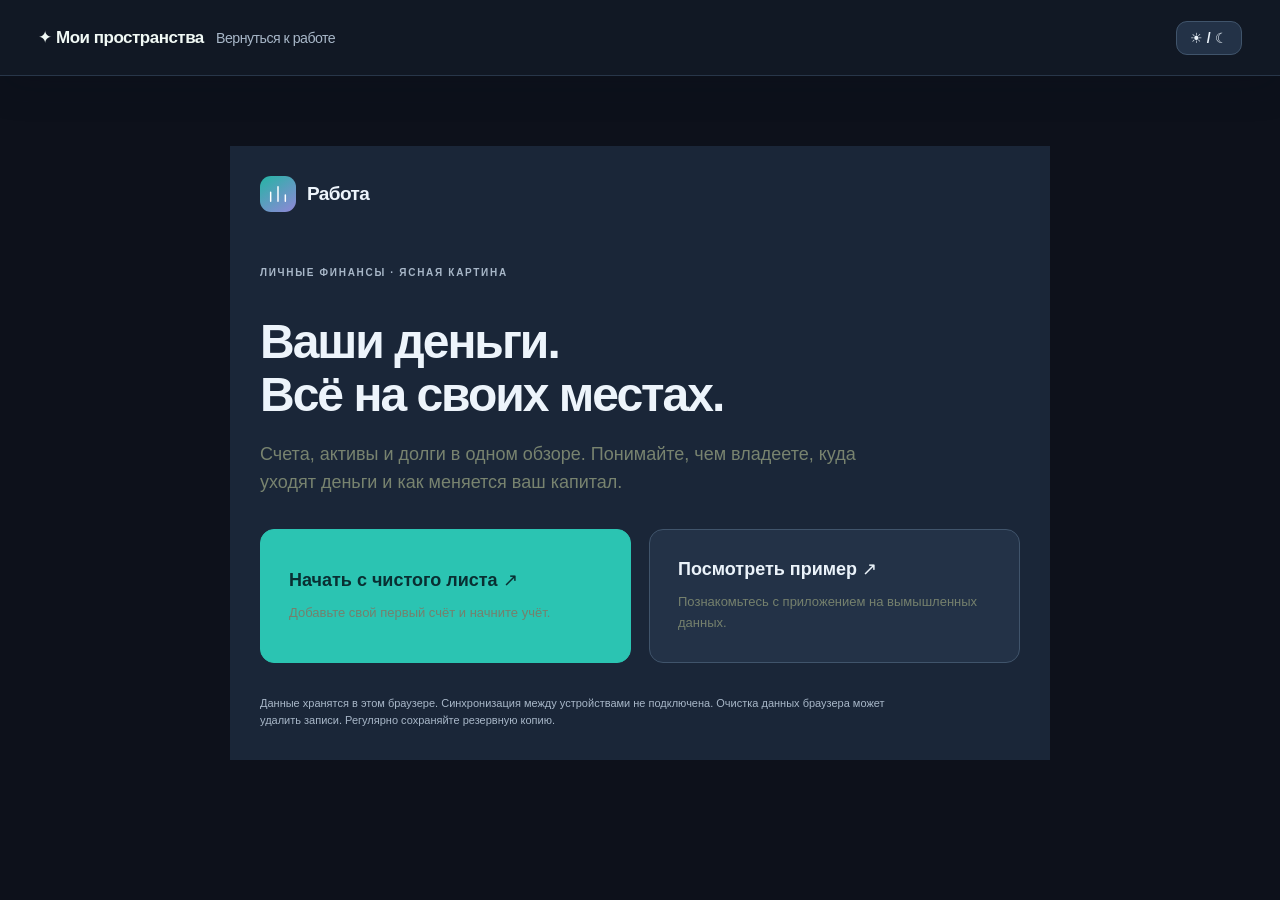
<file: work/index.html>
<!doctype html>
<html lang="ru" data-theme="dark"><head><meta charset="UTF-8"><meta name="viewport" content="width=device-width,initial-scale=1"><meta name="theme-color" content="#111824"><title>Мои пространства — работа</title><script>try{const theme=localStorage.getItem('spaces-theme');if(theme==='light'||theme==='dark')document.documentElement.dataset.theme=theme}catch{}</script><link rel="icon" href="data:image/svg+xml,%3Csvg xmlns='http://www.w3.org/2000/svg' viewBox='0 0 64 64'%3E%3Crect width='64' height='64' rx='18' fill='%232a5943'/%3E%3Cpath d='M16 44V30h8v14m4 0V22h8v22m4 0V14h8v30' fill='none' stroke='%23fff' stroke-width='5'/%3E%3C/svg%3E"><link rel="stylesheet" href="style.css?v=studio6"><link rel="stylesheet" href="../section-shell.css?v=studio6"><link rel="stylesheet" href="../work-theme.css?v=studio6"></head><body><header class="spaces-return"><a href="../index.html?space=work#overview">✦ Мои пространства <small>Вернуться к работе</small></a><button type="button" id="work-theme" aria-label="Переключить тему">☀ / ☾</button></header><div id="app"><p class="loading">Открываем ваш финансовый обзор…</p></div><dialog id="modal"></dialog><div id="toast" role="status" aria-live="polite"></div><script>document.getElementById('work-theme').onclick=()=>{const next=document.documentElement.dataset.theme==='dark'?'light':'dark';document.documentElement.dataset.theme=next;localStorage.setItem('spaces-theme',next)}</script><script type="module" src="app.js?v=studio6"></script></body></html>
</file>
<file: style.css>
:root{font-family:Inter,-apple-system,BlinkMacSystemFont,"Segoe UI",sans-serif;color:#20332c;background:#f5f5ef;font-synthesis:none}*{box-sizing:border-box}body{margin:0}button,input,select,textarea{font:inherit}button{cursor:pointer;border:1px solid #cbd8ce;border-radius:11px;background:#fff;color:#254b3b;padding:10px 14px;font-weight:650}button:hover{background:#edf4eb}button:focus-visible,input:focus-visible,select:focus-visible,textarea:focus-visible,summary:focus-visible{outline:3px solid #29785b;outline-offset:2px}.primary{background:#24644b;border-color:#24644b;color:#fff}.primary:hover{background:#194e3a}.danger{color:#9a3333;border-color:#d9b3b3}.sr-only{position:absolute;width:1px;height:1px;overflow:hidden;clip:rect(0,0,0,0)}.top{height:76px;background:#fff;border-bottom:1px solid #dce6db;display:flex;align-items:center;gap:24px;padding:0 max(24px,calc((100vw - 1440px)/2));position:sticky;top:0;z-index:10}.brand{display:flex;align-items:center;gap:10px;font-weight:800;font-size:17px;white-space:nowrap}.brand small{display:block;color:#75867c;font-size:11px;font-weight:500;letter-spacing:.05em;text-transform:uppercase}.brand-icon{display:grid;place-items:center;width:38px;height:38px;border-radius:12px;background:#24644b;color:#fff;font-size:23px}.spaces{margin:auto;display:flex;background:#edf2eb;padding:4px;border-radius:15px}.spaces button{border:0;background:transparent;padding:10px 22px;color:#587064}.spaces button[aria-pressed=true]{background:#fff;color:#20513d;box-shadow:0 2px 8px #1d4c3020}.top-actions{display:flex;gap:8px}.layout{max-width:1440px;margin:auto;display:grid;grid-template-columns:210px minmax(0,1fr);min-height:calc(100vh - 76px)}nav{background:#fbfcf8;border-right:1px solid #e2e8de;padding:28px 14px;display:flex;flex-direction:column;gap:8px}nav button{text-align:left;border:0;background:transparent;color:#536c5d;padding:13px 16px}nav button.active{background:#e0eee2;color:#21553e}main{min-width:0;padding:34px 38px 70px}.heading{display:flex;align-items:start;justify-content:space-between;gap:20px;margin-bottom:26px}.heading h1{font-size:clamp(27px,3vw,39px);letter-spacing:-.035em;margin:7px 0 8px}.heading p{color:#718279;margin:0;max-width:620px;line-height:1.5}.eyebrow{display:block;font-size:11px;font-weight:800;text-transform:uppercase;letter-spacing:.12em;color:#518268}.cards{display:grid;grid-template-columns:repeat(3,minmax(0,1fr));gap:16px;margin-bottom:18px}.card,.panel{background:#fff;border:1px solid #e1e9de;box-shadow:0 7px 25px #254b3810;border-radius:20px;padding:24px}.card{min-height:140px}.card .big{font-size:clamp(22px,2.5vw,31px);line-height:1.15;margin:14px 0 8px;display:block;letter-spacing:-.035em;overflow-wrap:anywhere}.card small{color:#75857a}.split{display:grid;grid-template-columns:repeat(2,minmax(0,1fr));gap:18px}.panel h2{font-size:20px;letter-spacing:-.02em;margin:0 0 20px}.panel p{line-height:1.55}.panel button{margin-top:10px}.muted,.hint{color:#718078;font-size:13px}.hint{background:#f0f5ed;border-radius:10px;padding:10px 12px}.alert{padding:12px 15px;color:#7b4c0a;background:#fff4d9;border-radius:12px}.notice{padding:12px 15px;color:#1a583d;background:#e2f2e6;border-radius:12px}.list-row{display:flex;justify-content:space-between;align-items:center;gap:16px;padding:14px 0;border-top:1px solid #e9eee7}.list-row:first-of-type{border-top:0}.list-row span{min-width:0}.list-row small{display:block;color:#7a887d;margin-top:4px}.list-row button{margin-left:10px}.status-pending{color:#955e14!important}.status-ok{color:#397c50!important}.inline{display:flex;gap:8px;flex-wrap:wrap}.row-between{display:flex;align-items:center;justify-content:space-between;gap:15px}.period{display:flex;align-items:center;gap:8px;flex-wrap:wrap}.period label{font-size:12px;color:#718078}.period select,.period input{display:block;margin-top:5px;padding:9px 10px;background:#fff;border:1px solid #d7e2d4;border-radius:9px;color:#284d3b}.search{display:block;color:#526d5d;font-size:13px;font-weight:600}.search input{display:block;margin-top:8px;width:100%;padding:12px;border:1px solid #d7e2d4;border-radius:10px}.bars>div{margin:17px 0}.bars span{display:block;font-size:12px;margin-bottom:6px;color:#607268}.bars i{display:block;height:14px;border-radius:8px;background:#62a574}.bars i.out{background:#cba574}.frame-help{background:#e9f3e7;border-radius:12px;padding:12px 16px;margin-bottom:14px;font-size:13px;color:#42634d}iframe{width:100%;height:calc(100vh - 185px);min-height:670px;border:1px solid #dce6db;border-radius:18px;background:#fff}details{padding:13px 0;border-top:1px solid #e9eee7}summary{cursor:pointer;font-weight:650}dialog{border:1px solid #dce6db;border-radius:20px;box-shadow:0 30px 80px #163c2f44;padding:0;max-width:650px;width:calc(100% - 24px);max-height:calc(100vh - 32px)}dialog::backdrop{background:#12332699}.dialog-form{padding:26px;overflow:auto;max-height:calc(100vh - 32px);display:grid;grid-template-columns:repeat(2,minmax(0,1fr));gap:15px}.dialog-form>.row-between,.dialog-form>.error,.dialog-form>footer,.dialog-form>.full,.dialog-form>.hint{grid-column:1/-1}.dialog-form h2{margin:0}.dialog-form label{display:block;font-size:13px;color:#476455;font-weight:650}.dialog-form input,.dialog-form select,.dialog-form textarea{display:block;width:100%;margin-top:7px;padding:11px;border-radius:10px;border:1px solid #ceddce;background:#fff;color:#21392b}.dialog-form textarea{min-height:70px;resize:vertical}.dialog-form footer{display:flex;justify-content:flex-end;gap:10px;border-top:1px solid #e6ece4;padding-top:16px}.dialog-form .error{color:#a03232;margin:0}.kind-field{display:contents}.kind-field[hidden]{display:none}.kind-field.exchange-field>p{align-self:end}.fatal{max-width:600px;margin:80px auto}body:has(dialog[open]){overflow:hidden}
@media(max-width:950px){.top{padding:0 16px}.layout{grid-template-columns:1fr}nav{position:sticky;top:76px;z-index:9;flex-direction:row;overflow-x:auto;padding:8px 16px;border-right:0;border-bottom:1px solid #e2e8de;white-space:nowrap}nav button{text-align:center;padding:10px 13px}main{padding:24px 20px 90px}.cards{grid-template-columns:repeat(2,minmax(0,1fr))}}
@media(max-width:640px){.top{height:auto;min-height:74px;flex-wrap:wrap;gap:5px;padding:9px 12px}.brand{font-size:13px}.brand-icon{width:31px;height:31px}.top-actions{margin-left:auto}.top-actions button:last-child{display:none}.spaces{order:3;width:100%;margin:4px 0 0}.spaces button{flex:1;padding:8px}.layout{min-height:calc(100vh - 114px)}nav{top:114px}.heading{display:block}.heading>.primary,.heading>.period{margin-top:16px}.cards,.split{grid-template-columns:1fr}.card,.panel{padding:19px;border-radius:16px}.card{min-height:110px}.dialog-form{grid-template-columns:1fr;padding:18px}.dialog-form>.row-between,.dialog-form>.error,.dialog-form>footer,.dialog-form>.full,.dialog-form>.hint{grid-column:1}.list-row{align-items:flex-start}.list-row>span:last-child{text-align:right}.list-row button{display:block;margin-left:auto;margin-top:5px}iframe{height:calc(100vh - 210px);min-height:530px}}
.calendar-tools{display:flex;gap:8px;align-items:center;flex-wrap:wrap;margin-bottom:16px}.calendar-tools input,.calendar-tools select{padding:10px;border:1px solid #cbd8ce;border-radius:10px;background:#fff}.calendar-grid{display:grid;gap:8px;margin-bottom:18px}.calendar-grid.month,.calendar-grid.week{grid-template-columns:repeat(7,minmax(0,1fr))}.calendar-grid.day{grid-template-columns:1fr}.calendar-day{text-align:left;min-height:120px;padding:12px;white-space:normal;overflow:hidden}.calendar-grid.day .calendar-day{min-height:150px}.calendar-day.selected{border:2px solid #24644b;background:#e9f4ea}.calendar-day span{display:block;font-size:12px;margin-bottom:10px}.calendar-day small{display:block;white-space:nowrap;overflow:hidden;text-overflow:ellipsis;color:#5e7565;font-weight:500;margin:4px 0}.calendar-day .block-count{color:#24644b;font-weight:700}.calendar-detail{margin-top:16px}.import-actions{display:flex;gap:8px;flex-wrap:wrap}
@media(max-width:950px){.calendar-grid.month{grid-template-columns:repeat(7,minmax(0,1fr))}.calendar-grid.month .calendar-day{min-height:90px;padding:7px}.calendar-grid.month .calendar-day span{font-size:10px}.calendar-grid.month .calendar-day small{font-size:10px}}
@media(max-width:640px){.calendar-grid.month,.calendar-grid.week{grid-template-columns:repeat(7,minmax(0,1fr));gap:3px}.calendar-grid.month .calendar-day,.calendar-grid.week .calendar-day{min-height:65px;padding:4px;border-radius:6px}.calendar-grid.month .calendar-day span,.calendar-grid.week .calendar-day span{font-size:9px;line-height:1.15}.calendar-grid.month .calendar-day small,.calendar-grid.week .calendar-day small{font-size:9px}.calendar-grid.month .calendar-day small:not(:first-of-type),.calendar-grid.week .calendar-day small:not(:first-of-type){display:none}}
.widget-list{display:grid;gap:10px;margin:12px 0}.widget-list label{padding:10px;background:#f3f7f1;border-radius:8px}.widget-list input{accent-color:#24644b}.ai-panel{margin-top:18px}.ai-panel label{display:block;font-size:13px;font-weight:650;margin:14px 0}.ai-panel select,.ai-panel textarea{display:block;width:100%;padding:11px;border:1px solid #ceddce;border-radius:10px;margin-top:6px;background:#fff}.ai-panel textarea{min-height:85px;resize:vertical}.ai-panel .ai-check{display:flex;align-items:center;gap:8px}.ai-panel .ai-check input{accent-color:#24644b}.ai-answer{white-space:pre-wrap;background:#eef6ec;padding:18px;border-radius:12px;line-height:1.6;margin:18px 0}
/* Финансовая студия: единая палитра и спокойная иерархия */
:root{color:#172a28;background:#f5f7f6}button{border-color:#d7e3df;color:#25423d}button:hover{background:#edf7f4}.primary{background:#087d69;border-color:#087d69}.primary:hover{background:#076554}.top{background:#182c2b;color:#f2f7f5;border-bottom:0}.brand small{color:#a9c3bb}.brand-icon{background:#087d69;color:#ecfaf5}.spaces{background:#2a4240}.spaces button{color:#d0e0dc}.spaces button[aria-pressed=true]{background:#f1faf6;color:#145d4e}.top-actions button{background:#2b4442;color:#e8f6f0;border-color:#405955}nav{background:#fbfdfc;border-color:#e3eeea}nav button,nav .nav-item{display:flex;align-items:center;justify-content:space-between;text-decoration:none;text-align:left;border:0;background:transparent;color:#506864;padding:13px 16px;border-radius:11px;font-size:14px;font-weight:650}nav button.active{background:#e1f3ec;color:#086b58}nav .nav-item:hover{background:#edf7f4}.card,.panel,.studio-panel{border-color:#e2ece8;box-shadow:0 10px 30px #172d2610}.eyebrow{color:#15836d}.row-link{display:inline-block;color:#087d69;text-decoration:none;font-weight:700;padding:8px 0}.row-link:hover{text-decoration:underline}.heading h1{font-size:clamp(29px,3.4vw,44px)}
.studio-hero{position:relative;overflow:hidden;display:flex;justify-content:space-between;gap:25px;min-height:260px;padding:clamp(24px,4vw,44px);border-radius:26px;color:#f5fbf8;background:radial-gradient(circle at 82% 0,#2b6159 0,transparent 40%),linear-gradient(120deg,#172d2c,#213c39 72%,#1e5049)}.studio-hero:after{content:"";position:absolute;right:-75px;bottom:-190px;width:420px;height:420px;border:1px solid #ffffff26;border-radius:50%;pointer-events:none}.studio-hero h1{font-size:clamp(29px,4vw,51px);line-height:1.06;letter-spacing:-.045em;margin:12px 0 14px;max-width:700px}.studio-hero p{max-width:520px;line-height:1.55;color:#c9e1d8}.studio-hero .eyebrow{color:#78dfc1}.studio-hero .primary{margin-top:15px;background:#28bf9a;border-color:#28bf9a;color:#0d2a25}.hero-orbit{display:flex;align-items:center;align-self:center;gap:7px;flex-wrap:wrap;justify-content:center;max-width:250px;z-index:1}.hero-orbit span{font-size:9px;letter-spacing:.12em;font-weight:800;color:#d2f4e6;border:1px solid #77c8aa88;border-radius:99px;padding:10px}.hero-orbit i{font-style:normal;color:#72caaa}.studio-stats{display:grid;grid-template-columns:repeat(3,minmax(0,1fr));gap:14px;margin:16px 0}.studio-stats article{background:#fff;border:1px solid #e2ece8;border-radius:18px;padding:20px;min-width:0;box-shadow:0 8px 24px #172d2610}.studio-stats small{display:block;color:#657c75;font-weight:650}.studio-stats strong{display:block;margin-top:9px;font-size:clamp(19px,2vw,27px);overflow-wrap:anywhere;letter-spacing:-.03em}.studio-grid{display:grid;grid-template-columns:minmax(0,1.7fr) minmax(250px,1fr);gap:16px}.studio-panel{background:#fff;border:1px solid #e2ece8;border-radius:20px;padding:22px;min-width:0}.section-line{display:flex;align-items:center;justify-content:space-between;gap:16px}.section-line h2{font-size:19px;margin:0}.section-line>span,.section-line time{color:#718780;font-size:12px;white-space:nowrap}.settlement-filters{display:grid;grid-template-columns:minmax(0,1fr) 145px 110px;gap:9px;margin:20px 0 12px}.settlement-filters label{font-size:11px;color:#607a71;font-weight:700}.settlement-filters input,.settlement-filters select{display:block;width:100%;margin-top:6px;padding:10px 11px;border:1px solid #d6e4de;border-radius:10px;background:#fff;color:#203d36}.settlement-card{display:flex;align-items:center;justify-content:space-between;gap:18px;width:100%;text-align:left;padding:17px 3px;border:0;border-top:1px solid #e7efeb;border-radius:0;background:transparent}.settlement-card:hover{background:#f5faf7}.settlement-card span{min-width:0}.settlement-card strong,.settlement-card small{display:block;overflow-wrap:anywhere}.settlement-card strong{font-size:15px;color:#18352e}.settlement-card small{font-size:12px;color:#718780;margin-top:5px}.settlement-card-end{text-align:right}.settlement-card-end b{color:#087d69;overflow-wrap:anywhere}.empty-state{text-align:center;padding:44px 10px;color:#607870}.empty-state strong{color:#18352e}.mini-bars{display:flex;align-items:flex-end;justify-content:space-around;height:220px;gap:12px;padding:18px 0 0}.mini-bar{height:100%;display:flex;flex:1;flex-direction:column;align-items:center;justify-content:flex-end;gap:8px}.mini-bar b{width:min(100%,38px);border-radius:8px 8px 3px 3px;background:linear-gradient(#2fc8a0,#0d826b)}.mini-bar small{color:#6c827b;font-size:11px}.detail-top{display:flex;align-items:center;justify-content:space-between;gap:12px;margin-bottom:15px}.detail-actions{display:flex;gap:8px;flex-wrap:wrap}.back-link{border:0;background:transparent;color:#087d69}.detail-hero{min-height:220px}.timeline-panel{margin-top:16px}.timeline-item{position:relative;display:flex;gap:17px;margin-left:8px;padding:20px 0 20px 20px;border-left:2px solid #d9ede3}.timeline-dot{position:absolute;left:-7px;top:26px;width:12px;height:12px;background:#20a987;border:2px solid white;border-radius:50%;box-shadow:0 0 0 2px #bce7d4}.timeline-body{width:100%;min-width:0}.timeline-body p{margin:8px 0;color:#54716a}.timeline-body small{display:block;margin:7px 0;color:#687f78}.timeline-amount{display:block;margin-top:8px;font-size:20px;color:#123f35;overflow-wrap:anywhere}.timeline-body .inline{margin-top:12px}.form-intro{color:#607870;margin:0}.advanced{border:1px solid #e1ebe7;border-radius:12px;padding:12px}.advanced summary{color:#087d69}.extra-grid{padding:14px 0 0;max-height:none}.dialog-form [hidden]{display:none!important}
@media(max-width:950px){.studio-grid{grid-template-columns:1fr}.hero-orbit{display:none}}
@media(max-width:640px){nav .nav-item{padding:10px 13px;white-space:nowrap}.studio-hero{min-height:0;border-radius:20px;padding:25px}.studio-hero h1{font-size:31px}.studio-stats{grid-template-columns:1fr 1fr}.studio-stats article:last-child{grid-column:1/-1}.studio-stats article{padding:16px}.studio-panel{padding:16px}.settlement-filters{grid-template-columns:1fr 1fr}.settlement-filters label:first-child{grid-column:1/-1}.detail-top{align-items:flex-start;flex-direction:column}.detail-actions button{padding:8px 10px;font-size:12px}.settlement-card-end{max-width:48%}.timeline-body .section-line{align-items:flex-start}.extra-grid{padding:10px 0 0}}
.overview-hero{position:relative;overflow:hidden;align-items:center;background:radial-gradient(circle at 92% 5%,#2b6159,transparent 34%),linear-gradient(120deg,#172d2c,#234039);border-radius:26px;padding:clamp(24px,4vw,44px);color:#f4fbf7;min-height:220px}.overview-hero:after{content:"";position:absolute;width:300px;height:300px;right:-110px;bottom:-200px;border:1px solid #ffffff2b;border-radius:50%;pointer-events:none}.overview-hero h1{font-size:clamp(30px,4vw,49px);line-height:1.08;max-width:650px}.overview-hero p{color:#c7ddd4}.overview-hero .eyebrow{color:#7fe3bf}.overview-hero .period{position:relative;z-index:1}.overview-hero .period label{color:#c7ddd4}.overview-hero .period select,.overview-hero .period input{color:#163e33}
@media(max-width:640px){.overview-hero{min-height:0;border-radius:20px}.overview-hero h1{font-size:32px}}
.chart-choice{display:block;margin-top:18px;font-size:11px;color:#607a71;font-weight:700}.chart-choice select{display:block;width:100%;margin-top:6px;padding:10px;border:1px solid #d6e4de;border-radius:10px;background:#fff;color:#203d36}
.timeline-body .effect-note{padding:10px 12px;border-radius:10px;background:#f1f8f4;color:#3b6b59;font-size:12px;line-height:1.45}

/* Более ясные расчёты и живой календарь */
:root{background:#f7f7fa;color:#24333b}
.top{background:linear-gradient(100deg,#17363c 0%,#25444d 65%,#3b5165 100%)}
.brand-icon{background:linear-gradient(145deg,#48c6ad,#8a83ef);box-shadow:0 5px 15px #132d3950}
.primary{background:#087f86;border-color:#087f86}.primary:hover{background:#07676d}
.card,.panel,.studio-panel{border-color:#e5e9f0;box-shadow:0 12px 32px #273b5510}
.cards .card:nth-child(3n+1){border-top:4px solid #23aa99}.cards .card:nth-child(3n+2){border-top:4px solid #ebaa5e}.cards .card:nth-child(3n){border-top:4px solid #9986d8}
.studio-stats article:nth-child(3n+1){border-top:4px solid #23aa99}.studio-stats article:nth-child(3n+2){border-top:4px solid #ebaa5e}.studio-stats article:nth-child(3n){border-top:4px solid #9986d8}
.studio-hero,.overview-hero{background:radial-gradient(circle at 84% 12%,#746aaf90 0,transparent 36%),radial-gradient(circle at 5% 95%,#138c8b77 0,transparent 34%),linear-gradient(120deg,#173740,#244b55 75%,#454f76)}
#app[data-space="personal"] .overview-hero{background:radial-gradient(circle at 88% 8%,#ea9f8d8c 0,transparent 40%),linear-gradient(120deg,#263e58,#4d557d 65%,#775978)}
#app[data-space="personal"] nav button.active{background:#eee9f9;color:#594588}
.studio-grid{grid-template-columns:1fr}
.settlement-filters{grid-template-columns:minmax(0,1fr) auto;align-items:end}
.settlement-more-filters,.settlement-chart-panel{border:1px solid #e2e9ed;border-radius:12px;padding:10px 14px;background:#fbfcfd}
.settlement-more-filters summary,.settlement-chart-panel summary{color:#287888}
.settlement-extra-filters{display:grid;grid-template-columns:repeat(3,minmax(0,1fr));gap:12px;padding-top:16px}
.settlement-chart-panel{margin-top:0}.settlement-chart-panel .studio-panel{border:0;box-shadow:none;padding:16px 0 0}
.settlement-card{padding:18px 10px}.settlement-card:hover{border-radius:12px;background:#eef8f7}
.calendar-surface{padding:22px}.calendar-top{display:flex;justify-content:space-between;align-items:center;gap:16px;margin-bottom:18px}.calendar-top h2{font-size:27px;margin:4px 0 0;text-transform:none}.calendar-tools{margin:0}.calendar-tools button{min-width:42px}
.calendar-weekdays{display:grid;grid-template-columns:repeat(7,minmax(0,1fr));gap:8px;margin-bottom:8px;text-align:center;color:#687583;font-size:12px;font-weight:750}
.nav-more{border:0;padding:0}.nav-more summary{padding:13px 16px;border-radius:11px;color:#506864;font-size:14px;list-style:none}.nav-more summary::-webkit-details-marker{display:none}.nav-more summary:after{content:'⌄';float:right;margin-left:10px}.nav-more[open] summary{background:#edf2fb;color:#4c5b87}.nav-more>div{display:grid;gap:5px;margin-top:5px}.nav-more button,.nav-more a{width:100%}
.calendar-grid{gap:7px;margin:0}.calendar-day{min-height:92px;border:1px solid #e4e9ee;border-radius:13px;background:#f9fbfd;padding:9px;color:#2b4754}.calendar-day:hover{background:#f0f8fb}.calendar-day.outside{opacity:.55}.calendar-day.today{box-shadow:inset 0 0 0 2px #e6a661}.calendar-day.selected{background:#e8f6f6;border:2px solid #148b89}.calendar-day .calendar-number{font-size:14px;font-weight:800;margin:0 0 7px}.calendar-day small{font-size:11px;color:#236c70}.calendar-day small.done{color:#697b85;text-decoration:line-through}.calendar-day em{display:block;color:#9b6385;font-size:11px;font-style:normal}.calendar-day .block-count{color:#b47b3e}.calendar-detail{margin-top:16px}.calendar-task-row button{white-space:nowrap}
@media(max-width:720px){.settlement-extra-filters{grid-template-columns:repeat(2,minmax(0,1fr))}.calendar-top{display:block}.calendar-tools{margin-top:14px}.calendar-grid.month .calendar-day{min-height:55px;padding:5px}.calendar-grid.month .calendar-day small{display:none}.calendar-grid.month .calendar-day .calendar-number{font-size:12px}.calendar-grid.week{grid-template-columns:repeat(7,minmax(0,1fr))}.calendar-grid.week .calendar-day{min-height:75px;padding:5px}.calendar-grid.week .calendar-day small{display:none}.calendar-weekdays{gap:3px}.calendar-surface{padding:15px}.settlement-filters{grid-template-columns:1fr auto}.nav-more{position:relative}.nav-more>div{position:absolute;right:0;top:100%;width:min(280px,82vw);padding:10px;background:#fff;border:1px solid #e3e9ef;border-radius:13px;box-shadow:0 18px 38px #20334230;z-index:15}}
@media(max-width:450px){.settlement-extra-filters{grid-template-columns:1fr}.calendar-tools input{max-width:145px}.calendar-detail .row-between{align-items:flex-start}.calendar-task-row{align-items:flex-start}}

/* Планы и свободные отчёты в общем языке приложения */
.rhythm-summary{display:flex;gap:10px;flex-wrap:wrap;margin:-5px 0 20px}.rhythm-summary span{padding:9px 13px;border-radius:99px;background:#ecf3fb;color:#475e7e;font-size:12px;font-weight:750}.rhythm-summary span:first-child{background:#e9f6f0;color:#16745e}.rhythm-list,.report-list{display:grid;gap:13px}.rhythm-item,.report-card{background:#fff;border:1px solid #e2e9ef;border-radius:20px;box-shadow:0 10px 28px #223b5210}.rhythm-item{display:flex;gap:17px;align-items:flex-start;padding:20px 22px}.rhythm-mark{flex:none;display:grid;place-items:center;width:38px;height:38px;border-radius:12px;background:#eaf4ff;color:#4b78aa;font-weight:850;font-size:21px}.rhythm-mark.is-done{background:#e5f5ee;color:#16806a}.rhythm-item-main{min-width:0;flex:1}.rhythm-item-top{display:flex;gap:12px;align-items:center;flex-wrap:wrap}.rhythm-item h2,.report-card h2{margin:0;font-size:18px;letter-spacing:-.025em;color:#243842}.rhythm-item p{margin:9px 0;color:#627582;white-space:pre-wrap;line-height:1.5}.rhythm-tag,.report-kind{display:inline-flex;border-radius:99px;padding:5px 10px;background:#f1edf9;color:#75619c;font-size:11px;font-weight:750}.rhythm-meta,.report-facts{display:flex;gap:10px 17px;flex-wrap:wrap;margin-top:11px;color:#718390;font-size:12px}.rhythm-actions{display:flex;gap:7px;flex-wrap:wrap;justify-content:flex-end}.rhythm-actions button,.report-actions button{white-space:nowrap;font-size:12px;padding:8px 10px}.rhythm-item details{margin-top:12px}.rhythm-item .list-row{font-size:13px}.report-hero{position:relative;overflow:hidden;background:radial-gradient(circle at 83% 10%,#8468ad80 0,transparent 35%),linear-gradient(115deg,#243b5b,#35636a 75%,#387987);padding:clamp(24px,4vw,42px);border-radius:26px;color:#fff;align-items:center}.report-hero h1{font-size:clamp(31px,4vw,47px)}.report-hero .eyebrow{color:#9de2d2}.report-hero p{color:#dfeced}.report-hero .primary{background:#5cd3ae;border-color:#5cd3ae;color:#133d39;white-space:nowrap}.report-note{border-radius:14px;padding:14px 17px;background:#eaf7f2;color:#316858;font-size:13px;line-height:1.5;margin-bottom:20px}.report-card{padding:23px 26px;border-left:5px solid #53b7a6}.report-card:nth-child(3n+2){border-left-color:#d8a260}.report-card:nth-child(3n){border-left-color:#9b84ca}.report-card-top{display:flex;align-items:center;justify-content:space-between;margin-bottom:15px;color:#768992;font-size:12px}.report-text{white-space:pre-wrap;overflow-wrap:anywhere;color:#465a66;line-height:1.55;margin:12px 0}.report-facts span{background:#f4f7fa;border-radius:10px;padding:9px 12px;color:#2c4b56;font-weight:700}.report-facts small{display:block;color:#798a96;font-weight:600;margin-bottom:4px}.report-actions{display:flex;gap:8px;flex-wrap:wrap;margin-top:18px}.report-actions button:first-child{background:#eef8f5;color:#226b60}
@media(max-width:720px){.rhythm-item{padding:17px;gap:11px}.rhythm-mark{width:32px;height:32px;font-size:17px}.rhythm-actions{width:100%;justify-content:flex-start}.rhythm-item{flex-wrap:wrap}.rhythm-item-main{flex-basis:calc(100% - 46px)}.report-hero{display:block;border-radius:20px}.report-hero .primary{margin-top:18px}.report-card{padding:18px}.report-facts{gap:7px}.report-facts span{flex:1 1 120px}}
</file>
<file: theme.css>
:root{color-scheme:light}
:root[data-theme=dark]{color-scheme:dark;background:#0d111b;color:#edf2fb}
body{min-height:100vh}
.top{box-shadow:0 12px 40px #0d172122}
.top-actions button{min-width:43px}
.attention-panel{margin:0 0 22px;padding:24px;border:1px solid #dfe7ee;border-radius:23px;background:#fff;box-shadow:0 10px 30px #182d4510}
.attention-heading{display:flex;align-items:center;justify-content:space-between;gap:16px;margin-bottom:14px}.attention-heading h2{margin:4px 0;font-size:24px;letter-spacing:-.03em}.attention-count{color:#758794;font-size:12px;font-weight:700}.attention-grid{display:grid;grid-template-columns:repeat(auto-fit,minmax(230px,1fr));gap:12px}.attention-item{display:flex;flex-direction:column;justify-content:space-between;gap:14px;min-width:0;padding:17px;border:1px solid #e4e8f1;border-radius:16px;background:#f8fafc}.attention-item.urgent{border-color:#efc69c;background:#fff9f2}.attention-icon{display:inline-grid;place-items:center;width:32px;height:32px;border-radius:10px;background:#e8e4fa;color:#6e57b3}.attention-item.urgent .attention-icon{background:#ffe8c9;color:#995a1d}.attention-item h3{font-size:16px;margin:11px 0 5px}.attention-item h3 b{display:inline-block;margin-left:4px;color:#1a877e}.attention-item p{font-size:12px;color:#667785;line-height:1.45;margin:0}.attention-actions{display:flex;gap:7px;flex-wrap:wrap}.attention-actions button{font-size:12px;padding:7px 10px;margin:0}.attention-actions button:first-child{background:#dff5f0;color:#116e66;border-color:#c2e8de}.attention-explain{margin:15px 0 0;font-size:11px;color:#7e8d96}
.search-panel{display:flex;align-items:end;gap:18px}.search-panel .search{flex:1}.search-scope{display:flex;align-items:center;gap:8px;white-space:nowrap;color:#607582;font-size:13px;padding-bottom:13px}.search-results{display:grid;gap:10px;margin-top:16px}.search-result{display:flex;justify-content:space-between;align-items:center;width:100%;text-align:left;padding:17px 20px;border-radius:14px;background:#fff}.search-result span:first-child{display:grid;gap:3px;min-width:0}.search-result small{font-size:11px;color:#6d82a5}.search-result strong{font-size:15px;overflow-wrap:anywhere}.search-result em{font-size:12px;color:#758794;font-style:normal;overflow-wrap:anywhere}.empty-state{padding:24px}
:root[data-theme=dark] body{background:radial-gradient(circle at 90% 0%,#292443 0%,transparent 30%),#0d111b;color:#eaf0fa}
:root[data-theme=dark] .top{background:#111824;border-color:#293445;box-shadow:0 12px 40px #0005}
:root[data-theme=dark] .brand{color:#f5f7ff}:root[data-theme=dark] .brand small{color:#a4b1c5}:root[data-theme=dark] .brand-icon{background:linear-gradient(145deg,#2fc7b7,#9473e7)}
:root[data-theme=dark] .spaces{background:#202b3b}:root[data-theme=dark] .spaces button{color:#aab8ca}:root[data-theme=dark] .spaces button[aria-pressed=true]{background:#3a365b;color:#fff}
:root[data-theme=dark] nav{background:#121a26;border-color:#273144}:root[data-theme=dark] nav button,:root[data-theme=dark] nav .nav-item,:root[data-theme=dark] .nav-more summary{color:#b7c4d2}:root[data-theme=dark] nav button.active,:root[data-theme=dark] #app[data-space=personal] nav button.active{background:#40345f;color:#fff}:root[data-theme=dark] nav button:hover,:root[data-theme=dark] nav .nav-item:hover{background:#233346;color:#fff}
:root[data-theme=dark] main{color:#ebf1f8}:root[data-theme=dark] .heading p,:root[data-theme=dark] .muted,:root[data-theme=dark] .hint,:root[data-theme=dark] .rhythm-item p,:root[data-theme=dark] .report-text{color:#a6b4c5}:root[data-theme=dark] .eyebrow{color:#7ddfcb}
:root[data-theme=dark] .card,:root[data-theme=dark] .panel,:root[data-theme=dark] .studio-panel,:root[data-theme=dark] .rhythm-item,:root[data-theme=dark] .report-card,:root[data-theme=dark] .attention-panel,:root[data-theme=dark] .search-result{background:#171f2e;border-color:#2b384b;box-shadow:0 16px 40px #0002;color:#edf2fb}
:root[data-theme=dark] .card small,:root[data-theme=dark] .list-row small,:root[data-theme=dark] .rhythm-meta,:root[data-theme=dark] .report-facts,:root[data-theme=dark] .report-card-top,:root[data-theme=dark] .attention-count{color:#9dacbf}
:root[data-theme=dark] .rhythm-item h2,:root[data-theme=dark] .report-card h2{color:#f2f5fb}:root[data-theme=dark] .rhythm-mark{background:#302b4a;color:#c4abff}:root[data-theme=dark] .rhythm-tag,:root[data-theme=dark] .report-kind{background:#332a4d;color:#c8b1fc}:root[data-theme=dark] .rhythm-summary span{background:#222b3e;color:#becde7}:root[data-theme=dark] .report-facts span{background:#212d3d;color:#e4ecf4}:root[data-theme=dark] .report-facts small{color:#9cacbd}
:root[data-theme=dark] .attention-item{background:#202b3e;border-color:#33425a}:root[data-theme=dark] .attention-item.urgent{background:#3d2d29;border-color:#8c624a}:root[data-theme=dark] .attention-item p,:root[data-theme=dark] .attention-explain{color:#afbbcb}:root[data-theme=dark] .attention-icon{background:#453565;color:#d4bfff}:root[data-theme=dark] .attention-actions button:first-child{background:#175f5d;color:#d8fff8;border-color:#277e79}
:root[data-theme=dark] button{background:#253244;color:#e5eff7;border-color:#394b60}:root[data-theme=dark] button:hover{background:#35465c}:root[data-theme=dark] .primary,:root[data-theme=dark] .report-hero .primary{background:#2bc3b1;border-color:#2bc3b1;color:#092b32}:root[data-theme=dark] .primary:hover{background:#5ee2cf}:root[data-theme=dark] .danger{color:#ffaca7;border-color:#844b4d}
:root[data-theme=dark] input,:root[data-theme=dark] select,:root[data-theme=dark] textarea,:root[data-theme=dark] .period select,:root[data-theme=dark] .period input,:root[data-theme=dark] .calendar-tools input,:root[data-theme=dark] .calendar-tools select,:root[data-theme=dark] .dialog-form input,:root[data-theme=dark] .dialog-form select,:root[data-theme=dark] .dialog-form textarea,:root[data-theme=dark] .ai-panel select,:root[data-theme=dark] .ai-panel textarea{background:#111a28;color:#eef4fb;border-color:#394b60}:root[data-theme=dark] input::placeholder,:root[data-theme=dark] textarea::placeholder{color:#7d90a5}
:root[data-theme=dark] dialog{background:#182337;color:#f2f6fc;border-color:#526075}:root[data-theme=dark] .dialog-form label{color:#c5d6e7}:root[data-theme=dark] .dialog-form footer,:root[data-theme=dark] .list-row,:root[data-theme=dark] details{border-color:#344356}:root[data-theme=dark] .hint,:root[data-theme=dark] .widget-list label,:root[data-theme=dark] .frame-help,:root[data-theme=dark] .report-note,:root[data-theme=dark] .ai-answer,:root[data-theme=dark] .timeline-body .effect-note{background:#223344;color:#b9d5d2}:root[data-theme=dark] .alert{background:#453521;color:#f2c992}:root[data-theme=dark] .notice{background:#194b45;color:#bff4e7}
:root[data-theme=dark] .overview-hero,:root[data-theme=dark] #app[data-space=personal] .overview-hero,:root[data-theme=dark] .studio-hero,:root[data-theme=dark] .report-hero{background:radial-gradient(circle at 85% 10%,#8054b966,transparent 38%),radial-gradient(circle at 0% 100%,#149f9770,transparent 40%),linear-gradient(120deg,#18283d,#292347 74%,#453359);color:#f7f8ff}:root[data-theme=dark] .overview-hero p,:root[data-theme=dark] .report-hero p{color:#d0d9e9}
:root[data-theme=dark] .calendar-day{background:#1e2a3b;border-color:#354458;color:#ebf2fb}:root[data-theme=dark] .calendar-day:hover{background:#293d51}:root[data-theme=dark] .calendar-day.selected{background:#164b55;border-color:#47d3c7}:root[data-theme=dark] .calendar-day small{color:#a1d6d2}:root[data-theme=dark] .calendar-weekdays{color:#9dacbf}
:root[data-theme=dark] .settlement-more-filters,:root[data-theme=dark] .settlement-chart-panel{background:#1b2939;border-color:#34465a}:root[data-theme=dark] .settlement-card:hover{background:#243b46}:root[data-theme=dark] .search-result:hover{background:#223347}:root[data-theme=dark] .nav-more[open] summary{background:#38304f;color:#f1e8ff}
:root[data-theme=dark] .studio-stats article{background:#1c293b;border-color:#394a61;color:#f4f7fd;box-shadow:0 12px 30px #0002}:root[data-theme=dark] .studio-stats small,:root[data-theme=dark] .settlement-filters label,:root[data-theme=dark] .section-line>span,:root[data-theme=dark] .section-line time,:root[data-theme=dark] .timeline-body p,:root[data-theme=dark] .timeline-body small{color:#a9b9c9}:root[data-theme=dark] .settlement-card{border-color:#36465b}:root[data-theme=dark] .settlement-card strong,:root[data-theme=dark] .timeline-amount{color:#eff6fb}:root[data-theme=dark] .settlement-card small{color:#aab9c9}:root[data-theme=dark] .settlement-card-end b{color:#62d6bf}:root[data-theme=dark] .timeline-item{border-color:#355466}
@media(max-width:950px){.layout{grid-template-rows:max-content 1fr}}
@media(max-width:720px){.attention-panel{padding:17px}.attention-grid{grid-template-columns:1fr}.search-panel{display:block}.search-scope{margin-top:14px;padding:0}.top-actions button{min-width:34px;padding:8px}.search-result{padding:14px}.attention-heading h2{font-size:21px}}
@media(max-width:720px){:root[data-theme=dark] .nav-more>div{background:#202b3b;border-color:#38495c}}
</file>
<file: work/style.css>
:root{font-family:-apple-system,BlinkMacSystemFont,"Segoe UI",sans-serif;color:#27352e;background:#f6f7f2;font-synthesis:none;--green:#295c45;--muted:#788077;--line:#e1e5dc;--paper:#fff;--red:#a74637}*{box-sizing:border-box}body{margin:0;font-size:14px}button,input,select,textarea{font:inherit}button,a,input,select,textarea{outline-offset:4px}button:focus-visible,a:focus-visible,input:focus-visible{outline:3px solid #83aa77}button{cursor:pointer}button:disabled{opacity:.5;cursor:wait}button{border:1px solid var(--line);background:white;border-radius:9px;padding:10px 15px;color:inherit;transition:background .15s}button:hover{background:#eef2e9}.primary{background:var(--green);border-color:var(--green);color:white}.primary:hover{background:#204c37}.quiet{background:transparent;border:0}.danger{color:var(--red)}.muted,small{color:var(--muted)}.shell{display:grid;grid-template-columns:240px minmax(0,1fr);min-height:100vh}.sidebar{background:#eef0e8;border-right:1px solid var(--line);padding:36px 22px;position:fixed;width:240px;height:100dvh;display:flex;flex-direction:column}.brand{display:flex;align-items:center;gap:11px;font-weight:700;font-size:19px;letter-spacing:-.6px}.brandmark{width:36px;height:36px;background:var(--green);border-radius:11px;display:grid;place-items:center;color:white}.brandmark svg{width:22px;height:22px}.sidebar .eyebrow{margin:42px 12px 12px;font-size:10px}.nav{display:flex;flex-direction:column;gap:5px}.nav button{display:flex;align-items:center;gap:12px;text-align:left;border:0;background:transparent;color:#677266;padding:13px 14px;border-radius:8px}.nav button.active{background:#dce5d8;color:var(--green);font-weight:650}.nav svg,.icon svg{height:19px;width:19px}.sidebar-footer{margin-top:auto;padding:20px 10px 0;line-height:1.6;font-size:11px;color:#77816f}.local-dot{display:inline-block;width:6px;height:6px;background:#6f9272;border-radius:100%;margin-right:7px}.main{grid-column:2;padding:0 44px 40px;max-width:1550px;width:100%;margin:auto}.topbar{height:86px;display:flex;align-items:center;justify-content:space-between;border-bottom:1px solid var(--line);gap:12px}.crumb{font-size:12px;color:var(--muted)}.top-actions,.row,.actions{display:flex;align-items:center;gap:10px;flex-wrap:wrap}.top-actions button{font-size:12px}.avatar{width:32px;height:32px;display:grid;place-items:center;border-radius:50%;background:#dfe7d7;font-size:11px;font-weight:600}.eyebrow{text-transform:uppercase;letter-spacing:1.7px;font-size:10px;font-weight:650;color:#778474}.heading{display:flex;justify-content:space-between;align-items:center;gap:14px;margin:35px 0 25px}h1{font-size:30px;letter-spacing:-1px;font-weight:600;margin:0 0 8px}h2{font-size:17px;font-weight:600;letter-spacing:-.3px;margin:0}h3{font-size:14px;margin:0 0 9px}p{line-height:1.6}.heading p{margin:0;color:var(--muted);font-size:13px}.pill{font-size:10px;padding:5px 8px;border:1px solid var(--line);border-radius:6px;background:#f7f8f3;color:#697363;white-space:nowrap}.demo-banner{background:#eaf0df;border:1px solid #dce6ce;color:#5c6d4c;border-radius:9px;padding:10px 14px;font-size:12px;display:flex;justify-content:space-between;align-items:center;margin:24px 0 -10px}.demo-banner button{padding:5px 10px;font-size:11px;background:transparent;border-color:#c9d5ba}.grid-overview{display:grid;grid-template-columns:minmax(0,1.65fr) minmax(270px,1fr);gap:23px}.panel{border:1px solid var(--line);border-radius:13px;background:white;padding:23px;min-width:0}.capital-card{position:relative;overflow:hidden;background:#e9efdf;padding:28px 28px 18px}.capital-top{display:flex;justify-content:space-between;align-items:center}.capital-value{font-size:43px;font-weight:550;letter-spacing:-1.8px;margin:16px 0 10px;overflow-wrap:anywhere}.change{color:#527350;font-size:12px}.capital-card .chart{height:133px;margin:12px -5px -5px}.chart svg{width:100%;height:100%;overflow:visible}.axis{display:flex;justify-content:space-between;color:#87927e;font-size:10px;padding-top:8px}.stat-row{display:grid;grid-template-columns:repeat(3,1fr);margin-top:21px;padding-top:20px;border-top:1px solid #d4dec9;gap:10px}.stat-row>div+div{border-left:1px solid #d4dec9;padding-left:15px}.label{font-size:11px;color:#75806c}.stat-number{font-size:17px;font-weight:600;display:block;margin-top:8px;overflow-wrap:anywhere}.period-card .section-head{margin-bottom:24px}.section-head{display:flex;justify-content:space-between;align-items:center;gap:10px}.metric{display:flex;justify-content:space-between;align-items:center;margin:20px 0;gap:10px}.metric-name{display:flex;align-items:center;gap:10px;color:#6c766a;font-size:12px}.metric-icon{background:#eef4e8;color:#5f8859;padding:8px;border-radius:9px}.metric-icon.out{background:#f6eee6;color:#ab8869}.metric strong{font-size:19px;font-weight:550;white-space:nowrap}.period-total{margin-top:24px;border-top:1px solid var(--line);padding-top:20px}.period-total strong{color:var(--green);font-size:25px;letter-spacing:-.6px}.period-total small{font-size:10px;display:block;margin-top:6px}.mini-bars{display:flex;gap:4px;align-items:flex-end;height:40px;margin-top:25px}.mini-bars i{flex:1;background:#dce7d0;border-radius:2px 2px 0 0}.mini-bars i:nth-child(3n){background:#7d9a70}.lower-grid{display:grid;grid-template-columns:minmax(0,1.65fr) minmax(270px,1fr);gap:23px;margin-top:24px}.section-head button{font-size:11px;color:#677960;padding:5px 0}.account-list{display:grid;grid-template-columns:repeat(3,minmax(0,1fr));gap:12px;margin-top:20px}.account-tile{background:#f7f8f3;border:1px solid #edf0e8;border-radius:9px;padding:15px 13px;text-align:left;min-width:0}.account-tile strong{display:block;margin-top:15px;font-size:17px;font-weight:550;overflow-wrap:anywhere}.account-tile small{font-size:10px;display:block;margin-top:6px}.account-tile .tile-name{font-size:11px}.account-symbol{display:block;margin-bottom:13px;font-size:17px;color:#6d8463}.debt-summary{display:grid;grid-template-columns:1fr 1fr;gap:15px;margin-top:25px}.debt-summary strong{display:block;font-size:21px;font-weight:550;margin:10px 0}.progress{height:5px;border-radius:10px;background:#edf0e6;overflow:hidden;margin:14px 0}.progress span{display:block;width:100%;height:100%;background:#a7b991}.progress.dark span{background:#67836b}.table-panel{margin-top:24px;padding-bottom:8px}.table-wrap{overflow-x:auto;margin-top:14px}table{width:100%;border-collapse:collapse;text-align:left;font-size:12px}th{font-size:10px;color:#8b9286;font-weight:500;padding:13px 8px;border-bottom:1px solid var(--line)}td{padding:14px 8px;border-bottom:1px solid #eff1eb;vertical-align:middle}tr:last-child td{border-bottom:0}td.num,th.num{text-align:right;white-space:nowrap;font-variant-numeric:tabular-nums}.transaction-title{display:flex;align-items:center;gap:10px}.transaction-symbol{width:31px;height:31px;flex-shrink:0;display:grid;place-items:center;background:#f1f3eb;border-radius:9px;color:#7d8d70}.positive{color:#42724c}.negative{color:#875b48}.table-title{font-size:12px;display:block}.table-sub{font-size:10px;color:#93998b;display:block;margin-top:4px}.note{font-size:11px;color:#7a8473;margin:22px 0 0;line-height:1.6}.warning{padding:12px;background:#fff5e4;border:1px solid #efdfbd;border-radius:8px;color:#8a6625;font-size:12px}.error{color:#a23d31;font-size:12px;line-height:1.5}.error:not(:empty){padding:12px;background:#fff1ed;border-radius:8px;margin:12px 0}.empty{text-align:center;padding:40px 20px;color:var(--muted)}.empty h2{color:#344d37;margin-bottom:10px}.filters{display:flex;gap:10px;flex-wrap:wrap;margin:20px 0}.filters input{flex:1;min-width:160px}.filters select{width:auto}.listing{display:grid;grid-template-columns:repeat(auto-fit,minmax(270px,1fr));gap:18px}.entity-card .amount{font-size:28px;letter-spacing:-.8px;margin:20px 0}.entity-card .actions{margin-top:18px}.entity-card .actions button{font-size:11px;padding:8px 10px}.entity-card p{font-size:12px}.tabs{display:flex;gap:8px;margin-bottom:22px}.tabs .active{background:#e3ebdc;border-color:#cbd8bf;color:var(--green)}.settings-grid{display:grid;grid-template-columns:1fr 1fr;gap:20px}.settings-grid p{font-size:12px}.settings-grid button{font-size:12px}.currency-row{display:flex;align-items:center;justify-content:space-between;padding:14px 0;border-bottom:1px solid var(--line)}.bar-row{display:grid;grid-template-columns:100px 1fr 120px;align-items:center;gap:14px;margin-top:20px;font-size:12px}.bar-row .bar{height:9px;background:#eaf0e1;border-radius:4px;overflow:hidden}.bar-row .bar i{display:block;height:100%;background:#819b6a}.bar-row strong{text-align:right;font-size:12px}.report-grid{display:grid;grid-template-columns:1fr 1fr;gap:20px}.report-grid .wide{grid-column:1/-1}.onboard{max-width:820px;margin:70px auto;padding:30px}.onboard h1{font-size:48px;margin-top:38px;line-height:1.1;letter-spacing:-2px}.onboard .lead{font-size:18px;color:#78836f;max-width:620px}.onboard .choices{display:grid;grid-template-columns:1fr 1fr;gap:18px;margin:32px 0}.choice{padding:28px;text-align:left;border-radius:14px;background:white}.choice.primary{background:#e9efdf;color:#2d4c33;border-color:#cbd8bd}.choice strong{font-size:18px;display:block}.choice span{font-size:13px;display:block;margin-top:12px;line-height:1.6;color:#75806d}.onboard .note{max-width:640px}.bottom-nav{display:none}dialog{width:min(600px,calc(100% - 26px));padding:0;border:1px solid var(--line);border-radius:15px;max-height:90dvh;box-shadow:0 24px 100px #213b3433;color:#2c392e;background:#fcfdf9}dialog::backdrop{background:#1d302650;backdrop-filter:blur(3px)}.modal-head{display:flex;justify-content:space-between;align-items:center;padding:22px 25px;border-bottom:1px solid var(--line)}.modal-head button{padding:4px 10px;font-size:21px;border:0;background:transparent}.modal-body{padding:22px 25px}.form-grid{display:grid;grid-template-columns:1fr 1fr;gap:16px}.field{display:flex;flex-direction:column;gap:7px;min-width:0}.field.full{grid-column:1/-1}label{font-size:12px;color:#5a6855;font-weight:500}input,select,textarea{width:100%;min-width:0;border:1px solid #dce2d4;background:white;border-radius:8px;padding:11px 12px;color:inherit}input[type=checkbox]{width:auto}textarea{resize:vertical;min-height:75px}.field small{font-size:10px;line-height:1.5}.form-actions{display:flex;justify-content:flex-end;gap:10px;margin-top:23px}.form-info{font-size:11px;line-height:1.7;color:#7b8573;margin:16px 0}.field-error{color:#ab4837!important}#toast{position:fixed;bottom:24px;left:50%;transform:translateX(-50%);padding:13px 20px;background:#294a35;color:white;border-radius:9px;z-index:99;font-size:12px;display:none;max-width:90vw}.loading{padding:50px;text-align:center}.chart-table{margin-top:14px;font-size:11px}.chart-table summary{cursor:pointer;color:#6c7e61}.hide-sensitive .sensitive{letter-spacing:2px}.audit-row{border-bottom:1px solid var(--line);padding:12px 0;font-size:12px}.period-select{max-width:185px;font-size:12px}.custom-period{display:flex;gap:8px;margin-bottom:18px;justify-content:flex-end}.custom-period input{max-width:160px}.mobile-more{display:none}.field [aria-invalid=true]{border-color:#b3503b}
@media(min-width:1600px){.main{padding-left:55px;padding-right:55px}.capital-card .chart{height:160px}}
@media(max-width:1150px){.sidebar{width:200px;padding:32px 15px}.shell{grid-template-columns:200px minmax(0,1fr)}.main{padding:0 25px 30px}.grid-overview,.lower-grid{grid-template-columns:minmax(0,1.4fr) minmax(250px,1fr)}.capital-value{font-size:36px}.account-list{grid-template-columns:1fr}.account-tile{display:grid;grid-template-columns:25px 1fr;gap:4px 10px}.account-symbol{grid-row:1/4;margin:0}.account-tile strong{font-size:16px;margin:3px 0}.account-tile small{margin:0}.brand{font-size:17px}.stat-number{font-size:14px}}
@media(max-width:850px){.grid-overview,.lower-grid{grid-template-columns:1fr}.account-list{grid-template-columns:repeat(3,1fr)}.account-tile{display:block}.account-symbol{margin-bottom:10px}.account-tile strong{margin-top:10px}.report-grid,.settings-grid{grid-template-columns:1fr}.report-grid .wide{grid-column:auto}.top-actions .date-label{display:none}.stat-number{font-size:17px}}
@media(max-width:600px){.shell{display:block}.sidebar{display:none}.main{padding:0 17px 105px}.topbar{height:65px}.crumb{font-size:11px}.top-actions{gap:3px}.top-actions button{padding:8px;font-size:11px}.avatar{display:none}.heading{margin:28px 0 21px;align-items:flex-start}h1{font-size:26px}.heading p{font-size:11px}.heading .primary{padding:11px 12px;font-size:11px}.capital-card{padding:23px 20px 18px}.capital-value{font-size:37px}.stat-row{gap:6px}.stat-row>div+div{padding-left:10px}.label{font-size:10px}.stat-number{font-size:15px}.panel{padding:20px 17px}.demo-banner{font-size:10px;margin-top:16px;gap:10px}.account-list{grid-template-columns:1fr}.account-tile{display:grid}.account-symbol{margin:0}.account-tile strong{margin:3px 0}.period-select{max-width:140px;font-size:11px}.bottom-nav{position:fixed;bottom:0;left:0;right:0;display:flex;background:#f6f8f0f5;border-top:1px solid var(--line);padding:8px 6px max(10px,env(safe-area-inset-bottom));z-index:10;backdrop-filter:blur(12px);justify-content:space-around}.bottom-nav button{display:flex;flex-direction:column;align-items:center;gap:5px;background:transparent;border:0;font-size:9px;padding:6px 10px;border-radius:8px;color:#7a8572}.bottom-nav button.active{color:var(--green);background:#e7eddf}.bottom-nav svg{width:20px;height:20px}.table-wrap{margin-left:-6px;margin-right:-6px}td,th{padding-left:6px;padding-right:6px}.hide-phone{display:none}.table-title{font-size:11px}.transaction-symbol{width:27px;height:27px}.transaction-title{gap:7px}table{font-size:11px}.form-grid{grid-template-columns:1fr}.field.full{grid-column:auto}.modal-body{padding:20px}.modal-head{padding:18px 20px}.onboard{margin:20px auto;padding:23px}.onboard h1{font-size:39px}.onboard .lead{font-size:16px}.onboard .choices{grid-template-columns:1fr}.bar-row{grid-template-columns:75px 1fr 105px;gap:8px;font-size:11px}.bar-row strong{font-size:11px}.listing{grid-template-columns:1fr}.topbar .date-label{display:none}.section-head h2{font-size:15px}.custom-period{flex-wrap:wrap}.custom-period input{max-width:45%}.form-actions button{font-size:12px}}
/* Investment workspace */
.portfolio-welcome{padding:44px;max-width:850px}.portfolio-welcome h2{font-size:29px;letter-spacing:-.8px;margin:18px 0}.investment-types{display:flex;gap:12px;flex-wrap:wrap;margin:25px 0}.investment-types span{padding:14px 18px;background:#f0f4e9;border:1px solid #dfe6d5;border-radius:10px;color:#52704a}.portfolio-toolbar{display:flex;justify-content:space-between;align-items:center;gap:12px;margin-bottom:18px;flex-wrap:wrap}.portfolio-toolbar>select{width:auto;min-width:180px;font-weight:600}.portfolio-toolbar button{font-size:12px}.portfolio-overview{display:grid;grid-template-columns:minmax(0,1.5fr) minmax(270px,1fr);gap:22px}.portfolio-overview .capital-card .stat-row{margin-bottom:24px}.investment-chart{height:150px!important}.portfolio-lower{margin-bottom:26px}.portfolio-section{margin-top:28px;margin-bottom:10px;flex-wrap:wrap}.portfolio-section .tabs{margin:0}.position-heading{display:flex;align-items:center;gap:11px}.position-heading small{display:block;max-width:200px;margin-top:5px;overflow-wrap:anywhere}.position-icon{width:43px;height:43px;display:grid;place-items:center;font-size:25px;background:#edf2e4;border:1px solid #dfe6d7;border-radius:12px;color:#60834f}.type-crypto{background:#faf0db;color:#a57a36;border-color:#eadfcb}.type-bond{background:#e9f0ed;color:#528077}.type-future{background:#eceaf5;color:#7c729a;border-color:#e0ddeb}.position-facts{display:grid;grid-template-columns:1.15fr 1fr;gap:11px;font-size:11px}.position-facts span{color:#808974}.position-facts strong{text-align:right;font-weight:550;overflow-wrap:anywhere}.position-card .amount{font-size:25px}.target-row{display:grid;grid-template-columns:60px 1fr;gap:10px;padding:15px 0;border-bottom:1px solid var(--line)}.target-row>input:nth-of-type(2){grid-column:1/-1}.target-row>label:last-child{grid-column:1/-1}.investment-overview-link{margin-top:22px;display:flex;justify-content:space-between;align-items:center;gap:20px}.investment-overview-link h2{font-size:24px;margin-top:10px}.investment-overview-link .note{margin-top:7px}.portfolio-overview .metric strong{font-size:20px}
@media(max-width:1000px){.portfolio-overview{grid-template-columns:1fr}.portfolio-toolbar .actions{gap:7px}.portfolio-toolbar button{padding:9px 11px}}
@media(max-width:600px){.portfolio-welcome{padding:25px}.portfolio-welcome h2{font-size:24px}.investment-types{gap:8px}.investment-types span{padding:10px 12px;font-size:12px}.portfolio-toolbar{align-items:stretch}.portfolio-toolbar>select{width:100%}.portfolio-toolbar .actions{display:grid;grid-template-columns:1fr 1fr;width:100%}.portfolio-section .tabs{gap:4px}.portfolio-section .tabs button{padding:9px 10px;font-size:12px}.portfolio-section>.primary{font-size:11px}.investment-overview-link{align-items:flex-start;flex-direction:column}.portfolio-overview .capital-value{font-size:32px}.position-card .section-head h2{font-size:16px}.portfolio-overview .metric strong{font-size:18px}}

/* Акценты рабочего пространства */
:root{--green:#087f86;--line:#e3eaf0;background:#f7f7fa;color:#263840}
.sidebar{background:#f4f8f9;border-color:#e1eaf0}.brandmark{background:linear-gradient(145deg,#24b5a4,#9186d8)}
.nav button.active,.bottom-nav button.active{background:#e0f3f2;color:#086c77}
.primary{background:#087f86;border-color:#087f86}.primary:hover{background:#086971}
.panel,.entity-card{border-color:#e5eaf0;box-shadow:0 9px 25px #243a5210}
.capital-card{background:radial-gradient(circle at 90% 0,#a4a1eb88,transparent 38%),linear-gradient(125deg,#e4f6f3,#e6edf8)}
.position-icon.type-stock{background:#e5f5f4;color:#168b87;border-color:#c8e7e5}
.portfolio-empty{margin-top:18px;background:#fafbfd;border:1px solid #e3eaf0;border-radius:13px;padding:15px}.portfolio-empty summary{cursor:pointer;color:#41606e;font-weight:700}.portfolio-empty .list-row{display:flex;justify-content:space-between;align-items:center;padding:12px 0;border-top:1px solid #e6ebef}.portfolio-empty .list-row:first-of-type{margin-top:12px}.portfolio-empty .list-row button{white-space:nowrap}
</file>
<file: section-shell.css>
.spaces-return{box-sizing:border-box;position:relative;z-index:20;display:flex;align-items:center;justify-content:space-between;gap:20px;min-height:62px;padding:9px clamp(16px,3vw,40px);background:#182c2b;color:#f1f9f5;font:600 14px Inter,-apple-system,BlinkMacSystemFont,"Segoe UI",sans-serif}
.spaces-return *{box-sizing:border-box}.spaces-return a{color:inherit;text-decoration:none}.spaces-return>a{font-size:17px;font-weight:800;letter-spacing:-.02em}.spaces-return nav{display:flex;align-items:center;gap:7px}.spaces-return nav a{padding:9px 14px;border-radius:10px;color:#c9dcd4}.spaces-return nav a[aria-current=page]{background:#e7f6ef;color:#0a5948}.spaces-return nav a:hover{background:#31504a;color:#fff}.spaces-return small{font-weight:500;color:#a9c3bb}
body{background:#f5f7f6!important}body .shell{min-height:calc(100vh - 62px)}body .sidebar{background:#fbfdfc!important}body .sidebar .brand{color:#183d34!important}body .sidebar .mark,body .sidebar .brandmark{background:#087d69!important;color:#fff!important}body .main{background:#f5f7f6!important}body .panel,body .planner-panel{border-color:#e2ece8!important;box-shadow:0 10px 30px #172d2610}body .primary{background:#087d69!important;border-color:#087d69!important}
@media(max-width:640px){.spaces-return{min-height:54px;padding:6px 12px}.spaces-return>a{font-size:13px}.spaces-return small{display:none}.spaces-return nav{gap:2px}.spaces-return nav a{padding:8px;font-size:11px}}
</file>
<file: work-theme.css>
.spaces-return{min-height:76px;background:#111824;border-bottom:1px solid #283649;box-shadow:0 12px 35px #09121c30}.spaces-return>a{letter-spacing:-.03em}.spaces-return small{margin-left:8px;color:#b1bfd0}.spaces-return button{background:#273648;color:#eef8f5;border:1px solid #405367;border-radius:11px;padding:8px 13px}.spaces-return button:hover{background:#385064}
:root[data-theme=dark]{color-scheme:dark;--green:#31c8b6;--muted:#a9b8ca;--line:#344359;--paper:#182337;--red:#ff9f95;background:#0d111b;color:#ecf2fa}
:root[data-theme=dark] body,:root[data-theme=dark] body .main{background:#0d111b!important;color:#edf2f9}:root[data-theme=dark] body .sidebar{background:#121b29!important;border-color:#304052}:root[data-theme=dark] body .sidebar .brand{color:#f4f6fb!important}:root[data-theme=dark] body .sidebar .mark,:root[data-theme=dark] body .sidebar .brandmark{background:linear-gradient(145deg,#22baab,#8564d4)!important}
:root[data-theme=dark] .nav button{color:#b1c0d1}:root[data-theme=dark] .nav button:hover{background:#26364a;color:#fff}:root[data-theme=dark] .nav button.active{background:#3c3559;color:#f2ebff}:root[data-theme=dark] .sidebar-footer{color:#8d9daf}
:root[data-theme=dark] body .panel,:root[data-theme=dark] body .planner-panel{background:#192334;color:#eff5fc;border-color:#344459!important;box-shadow:0 14px 36px #0002}:root[data-theme=dark] .capital-card{background:radial-gradient(circle at 100% 0%,#8053ab66,transparent 48%),linear-gradient(120deg,#18363d,#29274e);border-color:#4c5c74!important}:root[data-theme=dark] .heading h1,:root[data-theme=dark] h2,:root[data-theme=dark] h3{color:#f5f7ff}:root[data-theme=dark] .heading p,:root[data-theme=dark] .muted,:root[data-theme=dark] small,:root[data-theme=dark] .note,:root[data-theme=dark] .label,:root[data-theme=dark] .metric-name,:root[data-theme=dark] .crumb,:root[data-theme=dark] .eyebrow{color:#a8b7c8}
:root[data-theme=dark] button,:root[data-theme=dark] select,:root[data-theme=dark] input,:root[data-theme=dark] textarea{background:#233247;color:#ebf3fa;border-color:#40546b}:root[data-theme=dark] button:hover{background:#354963}:root[data-theme=dark] body .primary{background:#2bc4b2!important;color:#092f32!important;border-color:#2bc4b2!important}:root[data-theme=dark] .quiet{background:transparent}:root[data-theme=dark] .pill,:root[data-theme=dark] .account-tile,:root[data-theme=dark] .transaction-symbol,:root[data-theme=dark] .metric-icon,:root[data-theme=dark] .investment-types span,:root[data-theme=dark] .position-icon{background:#26354a;color:#c9d8e8;border-color:#405269}:root[data-theme=dark] .avatar{background:#403560;color:#e8dcff}
:root[data-theme=dark] td,:root[data-theme=dark] th,:root[data-theme=dark] .stat-row,:root[data-theme=dark] .period-total,:root[data-theme=dark] .topbar{border-color:#35475b}:root[data-theme=dark] .positive,:root[data-theme=dark] .period-total strong{color:#70d8bd}:root[data-theme=dark] .negative,:root[data-theme=dark] .warning{color:#ffbb96}:root[data-theme=dark] .onboard,:root[data-theme=dark] #modal,:root[data-theme=dark] .modal-body,:root[data-theme=dark] .modal-head{background:#1a2638;color:#edf4fb;border-color:#405269}:root[data-theme=dark] .bottom-nav{background:#142032f5;border-color:#34465d}:root[data-theme=dark] .bottom-nav button.active{background:#214d55;color:#a9fff0}
@media(max-width:600px){.spaces-return{min-height:62px}.spaces-return small{display:none}}
</file>
